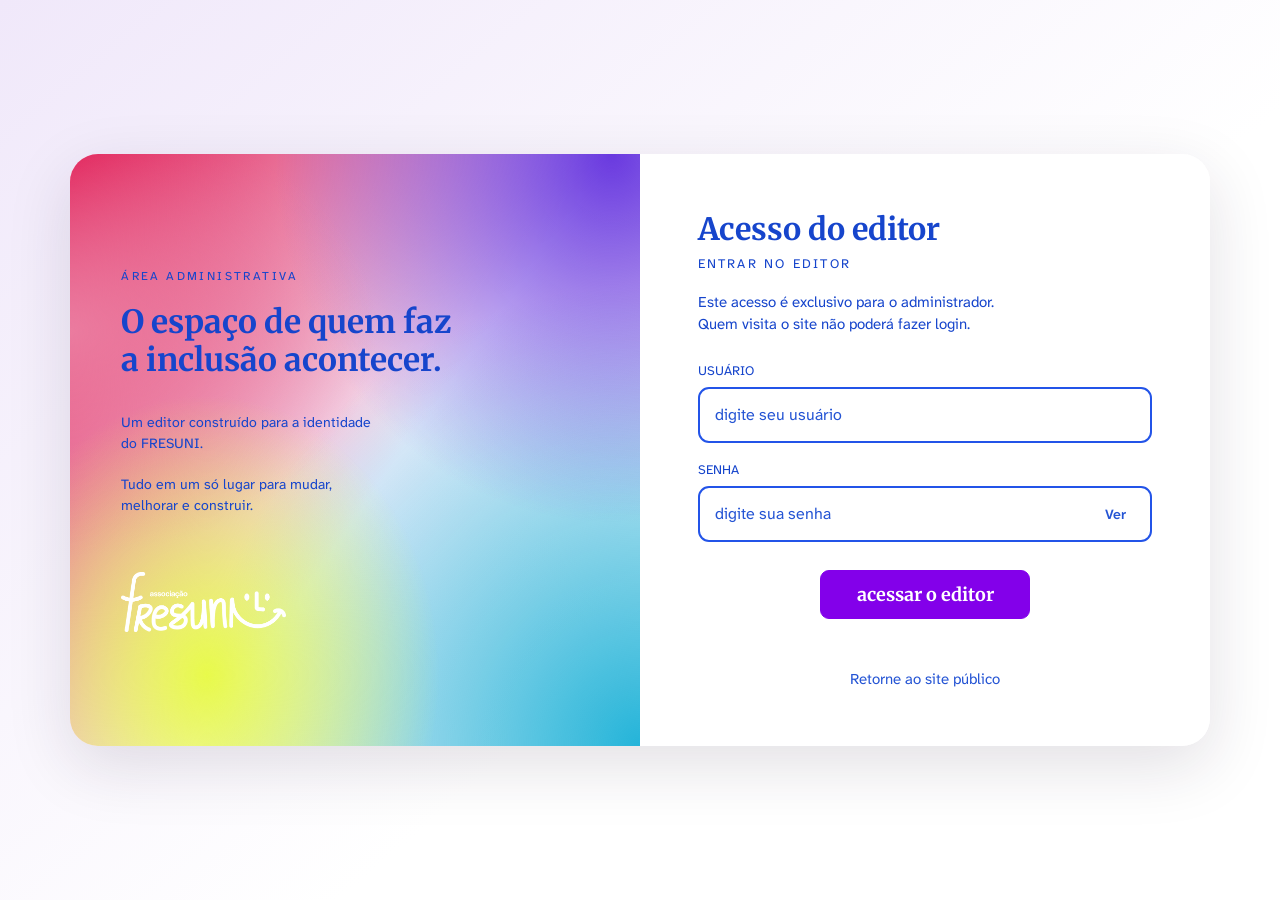
<file: admin/index.html>
<!doctype html>
<html lang="pt-BR">
<head>
<meta charset="utf-8"><meta name="viewport" content="width=device-width, initial-scale=1">
<meta name="robots" content="noindex,nofollow,noarchive"><meta name="color-scheme" content="light">
<title>Editor de conteúdo — FRESUNI Social</title>
<link rel="preconnect" href="https://fonts.googleapis.com"><link rel="preconnect" href="https://fonts.gstatic.com" crossorigin>
<link href="https://fonts.googleapis.com/css2?family=Atkinson+Hyperlegible+Next:ital,wght@0,200;0,300;0,400;0,500;0,600;0,700;0,800;1,200;1,300;1,400;1,500;1,600;1,700;1,800&amp;family=Merriweather:ital,wght@0,300..900;1,300..900&amp;display=swap" rel="stylesheet">
<link rel="stylesheet" href="./editor.css?v=20261105r1">
</head>
<body>
<div id="login-screen" class="login-screen">
 <div class="login-shell">
   <section class="login-art" aria-label="Identidade do FRESUNI"><span class="login-kicker">ÁREA ADMINISTRATIVA</span>
     <h1>O espaço de quem faz<br>a inclusão acontecer.</h1>
     <p>Um editor construído para a identidade<br>do FRESUNI.</p>
     <p>Tudo em um só lugar para mudar,<br>melhorar e construir.</p>
     <img class="login-art-bottom" src="[data-uri]" alt="Associação FRESUNI — símbolo branco">
   </section>
   <form id="login-form" class="login-card">
     <h2>Acesso do editor</h2>
     <span class="login-card-kicker">ENTRAR NO EDITOR</span>
     <p>Este acesso é exclusivo para o administrador.<br>Quem visita o site não poderá fazer login.</p>
     <label for="admin-user">USUÁRIO</label><input id="admin-user" name="username" autocomplete="username" required placeholder="digite seu usuário">
     <label for="admin-pass">SENHA</label><div class="pass-line"><input id="admin-pass" name="password" type="password" autocomplete="current-password" required placeholder="digite sua senha"><button id="show-pass" type="button" aria-label="Mostrar ou ocultar senha">Ver</button></div>
     <button type="submit" id="login-submit" class="primary full">acessar o editor</button>
     <p id="login-error" role="alert" class="error" aria-live="assertive"></p>
     <p class="login-help" id="setup-help" hidden>Configure o endereço do servidor em <code>admin/config.js</code>.</p>
     <a class="back-link" href="../index.html">Retorne ao site público</a>
   </form>
 </div>
</div>
<div id="app" hidden>
 <header class="topbar">
  <div class="topbrand"><img class="topbar-logo" src="./logo.png" alt=""><div><b>FRESUNI <span>Editor</span></b><small>Gerenciador do site</small></div></div>
  <div class="top-actions">
   <span id="save-state" role="status" aria-live="polite">Pronto</span><span id="autosave-state" class="autosave-status" role="status" aria-live="polite">◌ Rascunho automático preparado</span>
   <button class="btn" id="undo" title="Desfazer última alteração (Ctrl+Z)">↶ Desfazer</button>
   <button class="btn" id="redo" title="Refazer alteração (Ctrl+Y)">↷ Refazer</button>
   <button class="btn" id="draft-save" title="Salvar rascunho neste navegador">◉ Salvar rascunho</button>
   <button class="btn" id="restore-published" title="Descartar modificações e voltar ao último site publicado">↺ Restaurar publicado</button>
   <button class="btn" id="preview" aria-pressed="false">◉ Pré-visualizar</button>
   <button class="btn" id="backup">↓ Backup</button>
   <button class="btn" id="export">↓ Exportar HTML</button>
   <a class="btn fs-published-link" id="view-published-site" href="../index.html" target="_blank" rel="noopener noreferrer" title="Ver o site público em outra aba">↗ Ver site publicado</a><button class="primary" id="publish">Publicar alterações</button>
   <button class="icon-action" id="logout" title="Sair do editor" aria-label="Sair do editor">⏻</button>
  </div>
 </header>
 <div class="editor-layout">
  <aside class="pages-pane" aria-label="Gerenciador de páginas">
   <div class="pane-heading"><div><span class="eyebrow">ESTRUTURA</span><h2>Páginas</h2></div><button id="add-page" class="round-add" aria-label="Criar página" title="Criar página">+</button></div>
   <label class="search-pages"><span>⌕</span><input id="page-filter" placeholder="Buscar página" aria-label="Buscar páginas"></label>
   <div class="tree-help">▸ Abra os grupos para acessar notícias, artigos e subpáginas. Use <b>+ Subpágina</b> para criar dentro da página selecionada.</div><div class="pages-scroll"><div id="page-tree" class="page-tree" role="list"></div></div>
   <div class="page-actions"><button id="add-subpage" title="Criar subpágina da página selecionada">+ Subpágina</button><button id="duplicate-page">Duplicar</button><button id="delete-page">Excluir</button><button id="page-up">↑</button><button id="page-down">↓</button></div>
   <div class="left-footer"><span class="status-dot"></span> <span id="page-counter">19 páginas</span><a href="../index.html" target="_blank" rel="noopener">Abrir site ↗</a></div>
  </aside>
  <main class="workspace">
   <div class="workspace-top"><div><span class="eyebrow">EDITANDO PÁGINA</span><strong id="current-page-title">Início</strong><span class="crumb" id="current-route">#/</span></div><div class="viewport-controls"><button class="vbtn" id="fs-keyboard-mode" type="button" aria-pressed="false" aria-controls="fs-keyboard-shortcuts" title="Ativar navegação e organização com setas, Delete e Backspace">⌨ Mover com teclado</button><button class="vbtn active" id="fs-flow-toggle" type="button" aria-pressed="true" title="Arraste caixas pela alça para encaixá-las sem sobreposição">✥ Organizar caixas</button><button class="vbtn active" id="view-desktop" aria-pressed="true">▣ Computador</button><button class="vbtn" id="view-mobile" aria-pressed="false">▯ Celular</button></div></div>
   <div class="format-toolbar" role="toolbar" aria-label="Ferramentas para formatar texto"><label>Fonte<select id="font-family" title="Fonte"><option value="Atkinson Hyperlegible Next">Atkinson Hyperlegible Next</option><option value="Merriweather">Merriweather</option></select></label><label>Estilo<select id="text-preset" title="Tamanho e tipo do texto"><option value="custom">Personalizado</option><option value="heading-xl">Título grande</option><option value="heading-md">Título médio</option><option value="heading-sm">Título pequeno</option><option value="body-xl">Texto grande</option><option value="body-md">Texto médio</option><option value="body-sm">Texto pequeno</option></select></label>
   <label>Peso<select id="font-weight" title="Peso da fonte — opções reais do Google Fonts"><option value="400">Regular · 400</option></select></label><label>px<input id="font-size" type="number" min="10" max="144" value="16" title="Tamanho personalizado em pixels"></label><button data-format="bold" title="Negrito" aria-label="Negrito"><b>B</b></button><button data-format="italic" title="Itálico" aria-label="Itálico"><i>I</i></button><button data-format="underline" title="Sublinhado" aria-label="Sublinhado"><u>U</u></button><button data-format="strikeThrough" title="Tachado" aria-label="Tachado"><s>S</s></button><label class="color-wrapper" title="Cor do texto"><span>Cor</span><input id="text-color" type="color" value="#8300ea"></label><label title="Marca-texto"><span>Marca</span><input id="highlight-color" type="color" value="#fff59d" aria-label="Cor de destaque"></label><button data-format="insertOrderedList" title="Lista numerada" aria-label="Lista numerada">1.</button><button data-format="insertUnorderedList" title="Lista com marcadores" aria-label="Lista com marcadores">☷</button><button data-align="left" aria-label="Alinhar à esquerda">≡</button><button data-align="center" aria-label="Centralizar">☰</button><button data-align="right" aria-label="Alinhar à direita">≣</button><button id="make-link" title="Inserir link na seleção ou tornar o elemento clicável" aria-label="Inserir ou editar link">🔗 Link</button><button id="remove-link" title="Remover link do elemento selecionado" aria-label="Remover link">⊘</button><button id="add-emoji" title="Adicionar emoji no texto" aria-label="Adicionar emoji">☺</button><span class="toolbar-note">Selecione um texto para formatar</span></div>
   <div class="canvas-wrapper"><div class="canvas" id="canvas"><iframe id="site-frame" title="Área de edição visual do FRESUNI" sandbox="allow-scripts allow-same-origin allow-forms allow-popups"></iframe></div></div>
   <div id="publish-error" role="alert" class="publish-error" hidden><strong>Não foi possível publicar.</strong><p id="publish-error-message"></p><button id="copy-publish-error" type="button" class="btn">Copiar detalhes</button><button id="diagnose-publish" type="button" class="btn">Testar escrita sem publicar</button><p id="diagnose-publish-result" class="diagnose-result" aria-live="polite"></p><button id="dismiss-publish-error" type="button" class="btn">Fechar</button><small>O rascunho permanece salvo no navegador. Use Backup antes de tentar novamente.</small></div><div class="workspace-bottom"><span><span class="live-dot"></span> Rascunho automático neste navegador. Nada é publicado até clicar em Publicar.</span><div class="workspace-bottom-actions"><button id="move-selection-up" type="button">↑ Mover conteúdo</button><button id="move-selection-down" type="button">↓ Mover conteúdo</button><button id="move-selection-left" type="button">← Esquerda</button><button id="move-selection-right" type="button">→ Direita</button><button id="duplicate-selection" type="button">▣ Duplicar elemento</button><button id="selected-remove">Remover bloco selecionado</button></div></div>
  </main>
  <aside class="toolbox" aria-label="Ferramentas de edição">
    <div class="tabbar" role="tablist" aria-label="Seções do editor"><button class="active" role="tab" aria-selected="true" data-tab="insert">Inserir</button><button role="tab" aria-selected="false" data-tab="pages">Páginas</button><button role="tab" aria-selected="false" data-tab="theme">Temas</button><button role="tab" aria-selected="false" data-tab="structure">Cabeçalho e rodapé</button></div>
    <div class="toolbox-scroll">
      <div data-panel="insert" class="tab-panel"><div id="editor-release" class="editor-release"><strong>Editor FRESUNI · edição livre v2026.11.15</strong><small>Azul oficial #214ECF, animações institucionais e publicação protegida</small><div class="editor-quick-actions"><button id="quick-google-form" type="button">▦ Google Formulários</button><button id="quick-effects" type="button">✦ Animações e efeitos</button><button id="quick-save-draft" type="button">◉ Salvar agora</button></div></div>
        <p class="pane-intro">Clique em qualquer título, parágrafo ou link — inclusive na página inicial, cabeçalho e rodapé. Edite direto na prévia ou no campo “Editar texto selecionado” abaixo. Para remover, use “Apagar texto” ou “Excluir elemento”.</p>
        <div class="fs-insert-options"><label>Ao escolher um formato<select id="fs-insert-behavior"><option value="transform">Aplicar ao texto selecionado</option><option value="new">Criar novo elemento</option></select></label><label>Local para inserir novo<select id="fs-insert-position"><option value="after">Depois do selecionado</option><option value="before">Antes do selecionado</option><option value="top">No início da página</option><option value="bottom">No fim da página</option></select></label><p class="hint">Selecione um texto e clique em Citação, Título, Quadro ou Box: o formato será aplicado ao conteúdo atual. Para criar outro elemento, escolha Criar novo e o local desejado.</p></div><div class="insert-grid"><button data-insert="text"><span>▤</span>Caixa de texto</button><button data-insert="heading"><span>𝐓</span>Título</button><button data-insert="image"><span>▧</span>Imagem</button><button data-insert="gallery" type="button" title="Enviar e organizar diversas fotos"><span>▦</span>Galeria de fotos</button><button data-insert="banner" type="button" title="Adicionar um banner com imagem e link"><span>▰</span>Banner</button><button data-insert="button"><span>⊞</span>Botão</button><button data-insert="accordion"><span>▾</span>Grupo recolhível</button><button data-insert="more"><span>⋯</span>Leia mais</button><button data-insert="box"><span>▢</span>Quadro</button><button data-insert="info-box" title="Criar um box com texto, título, cores, bordas e dimensões editáveis"><span>▣</span>Box personalizado</button><button data-insert="circle"><span>◯</span>Círculo</button><button data-insert="pill"><span>▱</span>Etiqueta</button><button data-insert="divider"><span>─</span>Divisor</button><button data-insert="quote"><span>❞</span>Citação</button><button data-insert="embed"><span>⌘</span>Incorporar</button><button data-insert="google-forms" type="button" class="google-forms-tool" title="Adicionar formulário, abaixo-assinado ou pesquisa do Google Formulários"><span>▦</span>Google Formulários</button><button data-insert="list"><span>☷</span>Lista</button></div>
        <section id="home-quick-tools" class="home-quick-tools" aria-labelledby="home-quick-title">
          <h3 id="home-quick-title">+ Guias rápidos da página inicial</h3>
          <p class="hint">Adicione um link ou texto ao lado de CONHEÇA, NOTÍCIAS, ARTIGOS ou AÇÕES NAS COMUNIDADES ESCOLARES. Os itens se acomodam automaticamente na grade sem sobreposição.</p>
          <label>Seção<select id="home-quick-section"><option value="conheca">CONHEÇA</option><option value="noticias">NOTÍCIAS</option><option value="artigos">ARTIGOS</option><option value="palestras">AÇÕES NAS COMUNIDADES ESCOLARES</option></select></label>
          <label>Título ou texto<input id="home-quick-label" type="text" maxlength="240" placeholder="Ex.: Nova ação no FRESUNI"></label>
          <label>Vincular a<select id="home-quick-target"><option value="__plain">Somente texto, sem link</option><option value="__external">Outro endereço (URL)</option></select></label>
          <label id="home-quick-external-wrap" hidden>Endereço externo<input id="home-quick-external" type="url" placeholder="https://exemplo.com"></label>
          <button id="home-quick-add" class="primary full" type="button">+ Adicionar na grade</button>
          <p class="hint">Você pode duplicar, redimensionar ou mover os itens existentes com as setas ← →. O site só muda para os visitantes depois de publicar.</p>
        </section>

        <details id="fs-image-alt-manager" class="home-quick-tools fs-home-showcase-editor fs-alt-manager">
          <summary>♿ Acessibilidade das imagens <span class="fs-alt-summary-note">Revisar os textos alternativos</span></summary>
          <div class="fs-alt-panel-body">
            <p class="hint">Gerencie as imagens de todas as páginas, do cabeçalho e do rodapé. O texto alternativo é lido por tecnologias assistivas e não aparece sobre a imagem. As mudanças só vão ao público quando você clicar em Publicar.</p>
            <p class="hint" id="fs-alt-overview" role="status" aria-live="polite">Abra esta ferramenta para verificar as imagens existentes.</p>
            <label for="fs-alt-image-select">Qual imagem deseja revisar?</label>
            <select id="fs-alt-image-select" aria-describedby="fs-alt-overview"></select>
            <div class="fs-alt-image-preview"><img id="fs-alt-preview" alt="" loading="lazy" decoding="async"></div>
            <p class="hint" id="fs-alt-location">Selecione uma imagem para ver seu contexto.</p>
            <label for="fs-alt-kind">Função da imagem</label>
            <select id="fs-alt-kind">
              <option value="informative">Informativa — fotografia ou informação visual</option>
              <option value="text">Cartaz com texto — reproduzir a informação essencial</option>
              <option value="functional">Funcional — imagem que leva a uma ação ou página</option>
              <option value="decorative">Decorativa ou repetida — ignorar na leitura</option>
            </select>
            <label for="fs-alt-text">Texto alternativo</label>
            <textarea id="fs-alt-text" rows="3" maxlength="1000" placeholder="Descreva o que a pessoa precisa saber ao não ver a imagem."></textarea>
            <p class="hint" id="fs-alt-guidance">Evite começar por “Imagem de”. Diga o que importa no contexto, de forma objetiva.</p>
            <div class="fs-home-showcase-buttons">
              <button id="fs-alt-save" class="primary" type="button">Salvar descrição no rascunho</button>
              <button id="fs-alt-refresh" class="btn" type="button">Rever lista de imagens</button>
            </div>
            <p id="fs-alt-status" class="hint" role="status" aria-live="polite">As descrições podem ser modificadas sem substituir ou reenviar os arquivos.</p>
            <p class="hint">Orientação oficial: <a href="https://www.w3.org/WAI/tutorials/images/" target="_blank" rel="noopener noreferrer">Tutorial de imagens do W3C/WAI</a>. Gráficos complexos também precisam de uma explicação completa no conteúdo da página.</p>
          </div>
        </details>
        <section id="fs-carousel-timing-editor" class="home-quick-tools fs-home-showcase-editor fs-carousel-timing-editor" aria-labelledby="fs-carousel-timing-title">
          <h3 id="fs-carousel-timing-title">⏱ Tempo de leitura dos destaques</h3>
          <p class="hint">Defina quanto tempo cada banner fica visível. Para leitura acessível, recomendamos 15 a 20 segundos; textos longos podem precisar de 25 a 30 segundos. Os visitantes também podem solicitar mais tempo na Acessibilidade.</p>
          <label>Tempo padrão dos destaques (segundos)
            <input id="fs-carousel-default-duration" type="number" min="10" max="60" step="1" value="15" inputmode="numeric">
          </label>
          <button id="fs-carousel-default-save" type="button" class="btn">Salvar tempo padrão</button>
          <label>Qual destaque terá um tempo específico?
            <select id="fs-carousel-timing-select"><option value="acoes">1 · Ações</option></select>
          </label>
          <label>Tempo deste destaque (segundos)
            <input id="fs-carousel-timing-duration" type="number" min="10" max="60" step="1" placeholder="Usar tempo padrão" inputmode="numeric">
          </label>
          <p class="hint">Deixe o campo individual em branco para seguir o tempo padrão. Ajustes de 10 a 60 segundos. Não altera imagens, textos ou cores.</p>
          <div class="fs-home-showcase-buttons">
            <button id="fs-carousel-timing-save" type="button" class="primary">Salvar tempo deste destaque</button>
            <button id="fs-carousel-timing-reset" type="button" class="btn">Usar o tempo padrão</button>
          </div>
          <p id="fs-carousel-timing-status" class="hint" role="status" aria-live="polite">As alterações serão mantidas no rascunho até você publicar.</p>
        </section>
        <section id="fs-home-showcase-editor" class="home-quick-tools fs-home-showcase-editor" aria-labelledby="fs-home-showcase-title">
          <h3 id="fs-home-showcase-title">▧ Destaques visuais da página inicial</h3>
          <p class="hint">Edite os slides no formato de texto + imagem; a lista também inclui os novos slides. Aplicar aqui transforma um slide com banner inteiro novamente em texto + imagem.  As fotos originais são limitadas a 5 MB e comprimidas antes da publicação. Não é necessário alterar código.</p>
          <label>Qual destaque editar?<select id="fs-home-showcase-select"><option value="acoes">1 · Ações</option><option value="frentes">2 · Frentes</option><option value="escuta">3 · Escuta e acolhimento</option></select></label>
          <fieldset id="fs-home-showcase-appearance" class="fs-showcase-appearance">
            <legend>Aparência do slide — plano de fundo</legend>
            <label>Tipo de fundo
              <select id="fs-home-showcase-bg-mode">
                <option value="original">Original (azul institucional)</option>
                <option value="solid">Cor sólida</option>
                <option value="linear">Degradê linear</option>
                <option value="radial">Degradê radial</option>
              </select>
            </label>
            <div class="fs-showcase-color-grid" id="fs-home-showcase-color-controls" hidden>
              <label>Cor principal <input id="fs-home-showcase-bg-color-one" type="color" value="#214ecf"></label>
              <label>Cor hexadecimal <input id="fs-home-showcase-bg-hex-one" type="text" inputmode="text" maxlength="7" value="#214ECF" aria-label="Código hexadecimal da cor principal"></label>
            </div>
            <div class="fs-showcase-color-grid" id="fs-home-showcase-gradient-controls" hidden>
              <label>Segunda cor <input id="fs-home-showcase-bg-color-two" type="color" value="#642382"></label>
              <label>Código hexadecimal <input id="fs-home-showcase-bg-hex-two" type="text" maxlength="7" value="#642382" aria-label="Código hexadecimal da segunda cor"></label>
              <label id="fs-home-showcase-bg-angle-wrap">Ângulo do degradê (0°–360°)
                <input id="fs-home-showcase-bg-angle" type="number" min="0" max="360" step="1" value="110">
              </label>
            </div>
            <div id="fs-home-showcase-bg-preview" class="fs-showcase-bg-preview" aria-label="Prévia do plano de fundo"></div>
            <p class="hint">A opção Original mantém o visual já existente. Verifique se os textos continuam legíveis sobre as novas cores.</p>
          </fieldset>
          <label>Chamada curta<input id="fs-home-showcase-kicker" maxlength="100" placeholder="Ex.: Participação e inclusão"></label>
          <label>Título<input id="fs-home-showcase-headline" maxlength="120"></label>
          <label>Descrição<input id="fs-home-showcase-description" maxlength="300"></label>
          <label>Texto do botão<input id="fs-home-showcase-cta" maxlength="75"></label>
          <label>Tipo de destino<select id="fs-home-showcase-link-mode"><option value="internal">Página interna do FRESUNI</option><option value="external">Link externo (HTTPS)</option></select></label>
          <label id="fs-home-showcase-internal-wrap">Página interna de destino<select id="fs-home-showcase-internal" aria-label="Escolha qualquer página do FRESUNI"></select></label>
          <label id="fs-home-showcase-external-wrap" hidden>Endereço externo<input id="fs-home-showcase-external" type="url" inputmode="url" placeholder="https://exemplo.com"></label>
          <p class="hint">Todas as páginas existentes do site aparecem na lista, inclusive notícias, artigos, projetos e subpáginas.</p>
          <label>Descrição da imagem para leitores de tela<input id="fs-home-showcase-alt" maxlength="200"></label>
          <label>Substituir a imagem (JPG, PNG, WebP, até 5 MB)<input id="fs-home-showcase-file" type="file" accept="image/jpeg,image/png,image/webp"></label>
          <fieldset class="fs-showcase-appearance">
            <legend>Enquadramento da imagem do slide</legend>
            <label>Como a imagem deve se ajustar?
              <select id="fs-home-showcase-image-fit">
                <option value="original">Original (sem ajuste adicional)</option>
                <option value="contain">Mostrar a imagem inteira, sem corte</option>
                <option value="cover">Preencher a área, com corte proporcional</option>
              </select>
            </label>
            <div class="fs-showcase-position-grid">
              <label>Posição horizontal <input id="fs-home-showcase-image-x" type="range" min="0" max="100" step="5" value="50"><output id="fs-home-showcase-image-x-value">50%</output></label>
              <label>Posição vertical <input id="fs-home-showcase-image-y" type="range" min="0" max="100" step="5" value="50"><output id="fs-home-showcase-image-y-value">50%</output></label>
            </div>
            <p class="hint">“Mostrar inteira” não corta a foto. “Preencher” mantém a proporção e permite escolher qual região ficará visível. O quadriculado da prévia indica transparência; PNGs transparentes continuam sem fundo branco. Se uma imagem antiga ficou branca, envie novamente o PNG original.</p>
            <div id="fs-home-showcase-image-frame" class="fs-showcase-image-frame">
              <img id="fs-home-showcase-image" class="fs-home-showcase-preview" src="../admin/logo.png" alt="Prévia de enquadramento da imagem em destaque">
            </div>
          </fieldset>
          <div class="fs-home-showcase-buttons"><button id="fs-home-showcase-default" type="button" class="btn">Usar marca original</button><button id="fs-home-showcase-save" type="button" class="primary">Aplicar ao destaque</button></div>
          <p class="hint" id="fs-home-showcase-status" role="status" aria-live="polite">Selecione um destaque para editar. As mudanças só aparecem ao público depois de publicar.</p>
        </section>
        <section id="fs-carousel-banner-editor" class="home-quick-tools fs-home-showcase-editor fs-carousel-banner-editor" aria-labelledby="fs-carousel-banner-title">
          <h3 id="fs-carousel-banner-title">▧ Banners dentro do carrossel (3ª opção)</h3>
          <p class="hint">Transforme qualquer destaque atual em uma imagem inteira clicável, sem texto por cima. Os três destaques originais não serão apagados e podem voltar ao formato atual. Você também pode criar outros slides, organizar a ordem e manter os botões Anterior, Próximo e apresentação automática.</p>
          <label>Qual slide editar ou adicionar?
            <select id="fs-carousel-banner-choice"><option value="new">＋ Adicionar novo slide</option></select>
          </label>
          <label>Enviar banner JPG, PNG ou WebP (até 5 MB)
            <input id="fs-carousel-banner-file" type="file" accept="image/jpeg,image/png,image/webp">
          </label>
          <label>Ou usar endereço HTTPS de uma imagem hospedada
            <input id="fs-carousel-banner-image-url" type="url" inputmode="url" placeholder="https://exemplo.com/banner.webp">
          </label>
          <img id="fs-carousel-banner-preview" class="fs-carousel-banner-preview" alt="Prévia da imagem do slide" hidden>
          <label>Descrição acessível da imagem e do destino
            <input id="fs-carousel-banner-alt" maxlength="240" placeholder="Ex.: Conheça as ações da associação">
          </label>
          <p class="hint">Obrigatória: leitores de tela usarão essa descrição como identificação do banner. A imagem aparecerá inteira, sem recortes ou legendas sobrepostas.</p>
          <label>Tipo de link ao clicar no banner
            <select id="fs-carousel-banner-link-mode"><option value="internal">Página interna do FRESUNI</option><option value="external">Site externo HTTPS</option></select>
          </label>
          <label id="fs-carousel-banner-internal-wrap">Página interna de destino
            <select id="fs-carousel-banner-internal"></select>
          </label>
          <label id="fs-carousel-banner-external-wrap" hidden>Endereço externo
            <input id="fs-carousel-banner-external" type="url" inputmode="url" placeholder="https://exemplo.com">
          </label>
          <div class="fs-home-showcase-buttons fs-carousel-banner-buttons">
            <button id="fs-carousel-banner-save" class="primary" type="button">Adicionar slide com banner</button>
            <button id="fs-carousel-banner-restore" class="btn" type="button" hidden>Voltar para texto + imagem</button>
            <button id="fs-carousel-banner-remove" class="btn" type="button" hidden>Excluir slide adicionado</button>
            <button id="fs-carousel-banner-up" class="btn" type="button" hidden>↑ Subir</button>
            <button id="fs-carousel-banner-down" class="btn" type="button" hidden>↓ Descer</button>
          </div>
          <p id="fs-carousel-banner-status" class="hint" role="status" aria-live="polite">Selecione um dos três slides ou adicione outro. As alterações só aparecem no site público depois de publicar.</p>
        </section>
        <section id="fs-home-banner-editor" class="home-quick-tools fs-home-showcase-editor fs-home-banner-editor" aria-labelledby="fs-home-banner-title">
          <h3 id="fs-home-banner-title">▧ Banners inteiros em imagem</h3>
          <p class="hint">Adicione um banner independente logo abaixo dos destaques, usando somente a imagem, sem títulos ou textos sobre ela. A imagem inteira será exibida, inclusive no celular. Você pode criar vários, editar, reordenar ou excluir.</p>
          <label>Escolha o banner<select id="fs-home-banner-choice"><option value="new">＋ Criar um novo banner</option></select></label>
          <label>Imagem do banner (JPG, PNG ou WebP, até 5 MB)<input id="fs-home-banner-file" type="file" accept="image/jpeg,image/png,image/webp"></label>
          <img id="fs-home-banner-preview" class="fs-home-banner-preview" alt="Prévia do banner selecionado" hidden>
          <label>Descrição acessível da imagem e do destino<input id="fs-home-banner-alt" maxlength="240" placeholder="Ex.: Conheça o programa de inclusão nas escolas"></label>
          <p class="hint">Obrigatória: serve de nome ao link para quem utiliza leitor de tela. Descreva claramente o que a pessoa encontrará ao tocar no banner.</p>
          <label>Tipo de destino<select id="fs-home-banner-link-mode"><option value="internal">Página interna do FRESUNI</option><option value="external">Link externo (HTTPS)</option></select></label>
          <label id="fs-home-banner-internal-wrap">Página interna de destino<select id="fs-home-banner-internal"></select></label>
          <label id="fs-home-banner-external-wrap" hidden>Endereço externo<input id="fs-home-banner-external" type="url" inputmode="url" placeholder="https://exemplo.com"></label>
          <div class="fs-home-showcase-buttons">
            <button id="fs-home-banner-save" type="button" class="primary">Adicionar banner</button>
            <button id="fs-home-banner-delete" type="button" class="btn" hidden>Excluir banner</button>
            <button id="fs-home-banner-up" type="button" class="btn" hidden>↑ Subir</button>
            <button id="fs-home-banner-down" type="button" class="btn" hidden>↓ Descer</button>
          </div>
          <p class="hint" id="fs-home-banner-status" role="status" aria-live="polite">Envie uma imagem e escolha uma página interna ou endereço externo. Para colocar no ar, publique depois.</p>
        </section>
        <div class="sep"></div><section id="fs-date-editor" class="props-section" aria-label="Datas da página">
<h3>◷ Criação e atualização</h3><p class="hint">Você pode corrigir as datas manualmente. O horário é de Brasília; alterações só aparecem para visitantes depois de publicar.</p>
<div class="fields-2"><label>Criado em<input id="fs-date-created" type="datetime-local"></label><label>Última atualização<input id="fs-date-updated" type="datetime-local"></label></div>
<button type="button" id="fs-date-apply" class="btn full">Aplicar datas à página</button>
<button type="button" id="fs-date-reset" class="btn full">Retomar atualização automática</button>
<div class="fs-date-actions"><button type="button" id="fs-date-add" class="btn full">＋ Adicionar bloco de datas</button>
<button type="button" id="fs-date-remove" class="btn full">− Remover bloco desta página</button>
<button type="button" id="fs-date-restore" class="btn full">↶ Restaurar datas publicadas</button></div><small id="fs-date-status" role="status">Atualiza ao publicar modificações nesta página.</small></section><section id="fs-news-publication" class="props-section" hidden><h3>Publicação original da notícia</h3><p class="hint">O arquivo por ano é definido pela data original, e não pela última edição. Ao criar uma notícia nova, o mês atual é sugerido automaticamente.</p><label>Mês e ano de publicação <input id="fs-news-month" type="month"></label><small id="fs-news-month-status" role="status"></small></section><section id="fs-keyboard-shortcuts" class="fs-keyboard-shortcuts" aria-labelledby="fs-keyboard-heading">
 <h3 id="fs-keyboard-heading">⌨ Edição com o teclado</h3>
 <p>Selecione um elemento na prévia. Ative <b>Mover com teclado</b> e use as setas: ↑ e ↓ reorganizam caixas; ← e → ajustam a posição lateral ou a ordem dentro de grades. Segure Shift para um ajuste lateral maior.</p>
 <p><kbd>Alt</kbd> + <kbd>setas</kbd> também funciona sem ativar o modo, inclusive com o cursor em um texto. <kbd>Delete</kbd> ou <kbd>Backspace</kbd> exclui o bloco selecionado <b>apenas no modo teclado</b>, com confirmação. <kbd>Esc</kbd> sai da digitação para o modo de movimento, ou desmarca o elemento. <kbd>Ctrl</kbd> + <kbd>Z</kbd> desfaz, <kbd>Ctrl</kbd> + <kbd>Y</kbd> refaz e <kbd>Ctrl</kbd> + <kbd>S</kbd> salva o rascunho.</p>
 <p>Para editar letras, digite normalmente: as setas e Backspace continuam movendo o cursor e apagando caracteres. Blocos essenciais do site ficam protegidos contra exclusão acidental.</p>
 <p id="fs-keyboard-status" role="status" aria-live="polite">Modo teclado desligado. Clique em “Mover com teclado” para ativar.</p>
 </section>
        <section id="fs-element-actions" class="fs-element-actions" aria-labelledby="fs-element-actions-title">
          <h3 id="fs-element-actions-title">Editar e organizar elementos</h3>
          <p class="hint">Clique em um texto, imagem, link, logo ou caixa da prévia. Os botões movem ou alteram apenas o item selecionado; o conteúdo do site só muda depois de Publicar.</p>
          <div class="fs-element-actions-grid">
            <button type="button" id="fs-element-up" class="btn" title="Mover seleção uma posição acima" disabled>↑ Subir</button>
            <button type="button" id="fs-element-down" class="btn" title="Mover seleção uma posição abaixo" disabled>↓ Descer</button>
            <button type="button" id="fs-element-left" class="btn" title="Recuar ou mover para a esquerda" disabled>← Esquerda</button>
            <button type="button" id="fs-element-right" class="btn" title="Avançar ou mover para a direita" disabled>→ Direita</button>
            <button type="button" id="fs-element-parent" class="btn" title="Selecionar o bloco que contém este texto" disabled>▣ Selecionar caixa</button>
            <button type="button" id="fs-element-duplicate" class="btn" title="Duplicar este elemento" disabled>⧉ Duplicar</button>
            <button type="button" id="fs-element-delete" class="btn fs-element-delete" title="Excluir apenas o item selecionado, com confirmação" disabled>⌫ Excluir item</button>
          </div>
          <p class="hint" id="fs-element-actions-status" role="status" aria-live="polite">Selecione um item na prévia. As áreas essenciais do site ficam protegidas e Desfazer funciona antes da publicação.</p>
        </section>
        <div class="sep"></div><h3>Elemento selecionado</h3><p id="selection-name" class="selection-empty">Selecione um texto, uma imagem ou um bloco na página.</p>
        <p id="selection-instructions" class="hint">Clique em qualquer texto do site, inclusive em notícias, artigos, botões e rodapé. Depois use os controles de animação e disposição que aparecem aqui.</p><div id="selection-props" hidden><section id="fs-selected-media" class="fs-media-selected" hidden><h4 id="fs-selected-media-title">Galeria ou banner</h4><button type="button" id="fs-edit-selected-media" class="btn full">Editar imagens, legendas e opções</button></section><section id="selected-text-panel" class="selected-text-panel" hidden>
          <h4>Editar texto selecionado</h4>
          <p class="hint">Edite textos de qualquer página — início, notícias, artigos, ações, menus e rodapé. O rascunho é salvo automaticamente no navegador; para atualizar o site público, use Publicar alterações.</p>
          <label for="selected-text-content">Texto</label>
          <textarea id="selected-text-content" rows="5" spellcheck="true" placeholder="Escreva seu texto"></textarea>
          <p id="text-inspector-warning" class="hint" hidden>Este bloco contém formatação ou links internos. A substituição por texto simples removerá essa formatação; você será avisado antes.</p>
          <div class="selected-text-actions"><button class="btn" id="selected-text-apply" type="button">Aplicar texto</button><button class="btn" id="selected-text-clear" type="button">Apagar texto</button></div>
         </section>
        <section id="fs-text-own-color-panel" class="props-section fs-text-own-color-panel" hidden aria-label="Cor individual do texto selecionado">
          <h4>Cor individual deste texto</h4>
          <p class="hint">Escolha uma cor apenas para o título, parágrafo, legenda, botão ou texto selecionado. Outros elementos e as cores gerais do site não serão modificados. Para colorir só algumas palavras, selecione-as e use Cor na barra superior. Em seções expansíveis, clique diretamente no título para mudar sua cor; clique na seta para abrir ou fechar.</p>
          <div class="fs-text-color-fields">
            <label>Escolher cor <input id="fs-text-own-picker" type="color" value="#214ecf"></label>
            <label>Código hexadecimal <input id="fs-text-own-hex" type="text" inputmode="text" maxlength="7" value="#214ECF" placeholder="#214ECF"></label>
          </div>
          <div class="selected-text-actions">
            <button id="fs-text-own-apply" class="btn" type="button">Aplicar só neste texto</button>
            <button id="fs-text-own-reset" class="btn" type="button">Restaurar cor original</button>
          </div>
          <p class="hint" id="fs-text-own-status" role="status" aria-live="polite">Selecione um texto na prévia para personalizar sua cor.</p>
        </section>
        <div class="link-editor-card"><h4>Links do elemento</h4><p class="hint">Selecione uma palavra, título, imagem ou forma para criar um link interno ou externo.</p><button class="btn full" type="button" id="element-add-link">🔗 Vincular página ou endereço</button><button class="btn full" type="button" id="element-remove-link">Remover link</button><label>Link atual (somente leitura)<input id="element-url" placeholder="Nenhum link" readonly></label></div><label>Texto alternativo (imagens) <input id="element-alt" placeholder="Descreva a imagem"></label><label>Cor de fundo <input id="background-color" type="color" value="#ffffff"></label>
        <div class="props-section"><h4>Dimensões e disposição</h4><div class="fields-2"><label>Largura (%)<input id="element-width" type="number" min="10" max="100" value="100" step="1"></label><label>Altura mínima (px)<input id="element-height" type="number" min="0" max="1800" value="0" step="5"></label></div>
         <p class="hint"><b>Redimensionamento livre:</b> selecione um texto e arraste a alça roxa no canto inferior direito. A altura se ajusta ao conteúdo; outros blocos são empurrados para baixo, sem sobreposição.</p><label class="dimension-reset"><button id="reset-dimensions" type="button" class="btn">Restaurar tamanho automático</button></label></div>
        <div class="props-section" id="fresuni-layout-advanced"><h4>✥ Grade, posição e tipografia</h4>
<p class="hint">Ajuste o elemento dentro do espaço disponível. A grade se reorganiza e os blocos vizinhos acompanham, sem sobreposição ou posicionamento absoluto.</p>
<div class="fields-2">
<label>Largura máxima (px)<input id="fs-max-width" type="number" min="0" max="1800" step="10" value="0" title="0 = automática"></label>
<label>Posição horizontal<select id="fs-h-align"><option value="auto">Automática</option><option value="start">Esquerda</option><option value="center">Centro</option><option value="end">Direita</option></select></label>
<label>Encaixe vertical<select id="fs-v-align"><option value="auto">Automático</option><option value="start">Topo</option><option value="center">Centro</option><option value="end">Base</option><option value="stretch">Esticar</option></select></label>
<label>Colunas na grade<select id="fs-grid-span"><option value="auto">Automático</option><option value="1">1 coluna</option><option value="2">2 colunas</option><option value="full">Toda a linha</option></select></label>
<label>Margem acima (px)<input id="fs-margin-top" type="number" min="0" max="250" step="2" value="0"></label>
<label>Margem abaixo (px)<input id="fs-margin-bottom" type="number" min="0" max="250" step="2" value="0"></label>
<label>Espaço interno (px)<input id="fs-padding" type="number" min="0" max="120" step="2" value="0"></label>
<label>Entrelinhas<select id="fs-line-height"><option value="auto">Automática</option><option value="1">Compacta · 1</option><option value="1.25">1,25</option><option value="1.5">1,5</option><option value="1.75">1,75</option><option value="2">Espaçada · 2</option></select></label>
<label>Espaço entre letras (px)<input id="fs-letter-spacing" type="number" min="-2" max="12" step=".25" value="0"></label>
<label>Alinhar texto<select id="fs-text-align"><option value="auto">Automático</option><option value="left">Esquerda</option><option value="center">Centralizado</option><option value="right">Direita</option><option value="justify">Justificado</option></select></label>
<label>Formato do texto<select id="fs-text-transform"><option value="none">Original</option><option value="uppercase">MAIÚSCULAS</option><option value="lowercase">minúsculas</option><option value="capitalize">Iniciais Maiúsculas</option></select></label>
</div><p id="fs-grid-hint" class="hint">Para ocupar mais colunas, selecione um item dentro de uma grade de cartões ou links.</p>
<button type="button" class="btn full" id="fs-select-grid-item">Selecionar o cartão ou caixa inteira</button>
<p class="hint">Para arrastar: ative <b>Organizar caixas</b>, selecione o elemento no site e arraste pela alça ✥. Uma grade aparece na área de encaixe; as caixas vizinhas se reorganizam.</p>
<label>Largura da caixa na grade (2 a 12 colunas)<input id="fs-flow-span" type="range" min="2" max="12" step="1" value="6" disabled></label>
<small id="fs-flow-span-label">Arraste uma caixa para ativar o ajuste de colunas.</small>
<button class="btn full" type="button" id="fs-flow-equalize">Distribuir caixas desta grade igualmente</button>
<div class="fs-flow-edge-actions"><button class="btn full" type="button" id="fs-move-page-top">↑ Mover seleção para o início da página</button>
<button class="btn full" type="button" id="fs-move-page-bottom">↓ Mover seleção para o fim da página</button></div>
<p class="hint">Arraste pela alça <b>✥ Arrastar</b>. A linha roxa marca o encaixe. Solte na lateral de outra caixa para colocá-las lado a lado; em cima ou embaixo para reorganizar a leitura. Arraste próximo da borda para rolar a página. <b>Segure Shift</b> para posicionar no contêiner externo.</p>
<section class="fs-place-by-click">
<h5>Reposicionar sem arrastar</h5>
<p class="hint">Selecione um box ou texto, escolha a posição e clique no elemento que servirá como referência na página.</p>
<label>Colocar a caixa<select id="fs-place-choice"><option value="below">Abaixo do elemento clicado</option><option value="above">Acima do elemento clicado</option><option value="right">Ao lado direito do elemento clicado</option><option value="left">Ao lado esquerdo do elemento clicado</option></select></label>
<div class="fs-place-controls"><button type="button" id="fs-place-start" class="btn full">◎ Escolher local na página</button><button type="button" id="fs-place-cancel" class="btn full" hidden>Cancelar escolha</button></div>
<small id="fs-place-status" role="status"></small>
</section>
<button type="button" class="btn full" id="fs-layout-reset">Restaurar ajustes de grade e texto</button>
</div><div class="props-section" id="fs-info-box-controls" hidden>
<h4>▣ Box personalizado</h4>
<p class="hint">Edite o título e o texto clicando neles. Selecione a caixa inteira para mudar largura, altura ou mover pela grade.</p>
<button type="button" id="fs-info-box-select" class="btn full">Selecionar box inteiro</button>
<label>Visual do box<select id="fs-info-box-theme"><option value="soft">Suave e lilás</option><option value="outline">Borda destacada</option><option value="accent">Destaque lateral</option><option value="minimal">Discreto</option></select></label>
<div class="fields-2"><label>Fundo <input id="fs-info-box-background" type="color" value="#faf6ff"></label><label>Cor da borda <input id="fs-info-box-border" type="color" value="#c8a5e8"></label><label>Cantos arredondados (px)<input id="fs-info-box-radius" type="number" min="0" max="60" step="2" value="14"></label><label>Espaçamento interno (px)<input id="fs-info-box-padding" type="number" min="4" max="100" step="2" value="24"></label></div>
</div><div class="props-section"><h4>Forma e efeitos</h4><label>Forma <select id="shape-kind"><option value="box">Retângulo</option><option value="rounded">Arredondado</option><option value="pill">Pílula</option><option value="circle">Círculo</option></select></label><label>Arredondamento (px)<input id="corner-radius" type="number" min="0" max="160" value="0"></label><label>Cor da borda <input id="border-color" type="color" value="#8300ea"></label><label>Espessura borda (px)<input id="border-size" type="number" min="0" max="20" value="0"></label><label>Animação ao entrar na tela <select id="block-motion"><option value="none">Sem animação</option><option value="fade">Aparecer suavemente</option><option value="slide">Deslizar para cima</option><option value="zoom">Aproximar suavemente</option><option value="left">Entrar pela esquerda</option><option value="right">Entrar pela direita</option><option value="blur">Foco gradual</option><option value="pop">Surgir com destaque</option></select></label><label>Tempo da animação (ms)<input id="motion-time" type="number" min="100" max="2400" value="650" step="50"></label></div><div class="props-section" id="fs-motion-advanced">
<h4>✦ Movimento e interatividade</h4>
<p class="hint">Os efeitos ao entrar são executados quando o visitante vê o elemento. Clique, relevo e contagem animada funcionam no site publicado.</p>
<div class="fields-2">
<label>Efeito ao passar o mouse<select id="fs-hover"><option value="none">Nenhum</option><option value="lift">Relevo / elevar</option><option value="glow">Brilho discreto</option><option value="grow">Ampliar levemente</option></select></label>
<label>Efeito ao clicar<select id="fs-click"><option value="none">Nenhum</option><option value="press">Pressionar</option><option value="pulse">Pulso suave</option></select></label>
</div>
<div class="fs-counter-editor"><h4>Contador animado · 0 até o número</h4>
<p class="hint">Para percentuais, selecione o texto numérico e defina, por exemplo, 75 e o sufixo %. A contagem começa quando entra na tela.</p>
<div class="fields-2">
<label>Valor final<input id="fs-counter-target" type="number" min="0" max="1000000" step="1" value="75"></label>
<label>Sufixo<input id="fs-counter-suffix" maxlength="12" value="%" placeholder="% ou +"></label>
</div>
<div class="fs-effect-actions"><button class="btn" type="button" id="fs-counter-apply">Ativar contador</button><button class="btn" type="button" id="fs-counter-remove">Remover contador</button></div>
</div>
<div class="fs-effect-actions"><button type="button" class="btn" id="fs-motion-preview">▶ Prévia da animação</button><button type="button" class="btn" id="fs-motion-reset">Remover efeitos</button></div>
</div><div class="prop-buttons"><button id="move-block-up">↑ Subir</button><button id="move-block-down">↓ Descer</button><button id="move-block-left" type="button">← Esquerda</button><button id="move-block-right" type="button">→ Direita</button><button id="duplicate-block" type="button" class="duplicate-prominent">▣ Duplicar elemento</button></div></div>
      </div>
      <div data-panel="pages" class="tab-panel" hidden>
         <p class="pane-intro">Organize a navegação. Páginas e textos existentes são preservados até você alterar ou excluir.</p>
         <h3>Configurações da página</h3><label>Nome da página<input id="page-title" placeholder="Título da página"></label><label>Grupo do menu<select id="page-group"><option value="inicio">Início</option><option value="manifesto">Manifesto</option><option value="acoes">Ações</option><option value="noticias">Notícias</option><option value="artigos">Artigos</option><option value="principal">Menu principal</option><option value="oculto">Não mostrar no menu</option></select></label><label>Página-mãe (organização das subpáginas)<select id="page-parent"><option value="/">Início (sem página-mãe)</option></select></label>
<p class="hint" id="page-parent-hint">Escolha outra página para colocar a atual dentro de sua estrutura, sem alterar o endereço.</p>
<label>Posição no menu de navegação<select id="page-nav-mode">
<option value="auto">Manter a posição original</option>
<option value="root">Item independente no menu principal</option>
<option value="child">Submenu da página-mãe</option>
<option value="hidden">Não exibir no menu</option>
</select></label>
<label class="check-label"><input id="page-show" type="checkbox" checked> Exibir na navegação</label><p class="hint">Para mover uma página existente: escolha a Página-mãe e selecione Submenu da página-mãe. Para deixá-la independente, escolha Item independente no menu principal.</p><p class="hint">A ordem é alterada com as setas na coluna Páginas. Notícias e artigos podem ser criados nos grupos correspondentes. O endereço original é mantido para não quebrar links.</p>
         <div id="featured-article-controls" class="featured-controls" hidden><h3>Destacar na página inicial</h3><p class="hint">Mostre esta notícia ou artigo na seção correspondente da página inicial, criando um link para a matéria.</p><button id="feature-on-home" class="btn full" type="button">★ Destacar na página inicial</button><button id="unfeature-on-home" class="btn full" type="button">Retirar destaque</button></div><div class="sep"></div><h3>Nova página</h3><button id="add-page-secondary" class="btn full">+ Adicionar página</button>
      </div>
      <div data-panel="structure" class="tab-panel" hidden>
        <p class="pane-intro">Edite as áreas compartilhadas por todas as páginas. Clique também diretamente no cabeçalho ou no rodapé da prévia para formatar textos e imagens.</p>
        <div class="shared-switches"><button id="edit-site-header" class="btn" type="button">↑ Ir ao cabeçalho</button><button id="edit-site-footer" class="btn" type="button">↓ Ir ao rodapé</button></div>
        <div class="sep"></div><h3>Cabeçalho</h3>
        <label>Cor de fundo <input id="structure-header-bg" type="color" value="#ffffff"></label>
        <label>Cor dos links <input id="structure-header-text" type="color" value="#161616"></label>
        <label>Espaçamento vertical (px) <input id="structure-header-padding" type="number" min="0" max="120" value="12"></label>
        <label>Largura da marca (px) <input id="structure-header-logo-width" type="number" min="30" max="500" value="125"></label>
        <button class="btn full" id="change-header-logo" type="button">Trocar logotipo do cabeçalho</button>
        <div class="sep"></div><h3>Links do menu</h3>
        <p class="hint">Renomeie destinos e reorganize links. Os submenus existentes continuam funcionando. Use uma página interna (ex.: #/noticias) ou uma URL completa.</p>
        <div id="structure-menu-links" class="structure-links"></div>
<section class="fs-menu-page-panel"><h4>Páginas no menu principal</h4><p class="hint">Escolha uma página já existente para mostrá-la ou retirá-la do menu, sem excluir seu conteúdo.</p>
<label>Página do site<select id="fs-main-menu-page"><option value="">Escolher página</option></select></label>
<div class="fs-menu-page-actions"><button id="fs-main-menu-add" type="button" class="btn">＋ Adicionar ao menu</button><button id="fs-main-menu-remove" type="button" class="btn">− Retirar do menu</button></div>
<small id="fs-main-menu-status" role="status"></small></section>
        <label>Adicionar link em <select id="structure-menu-place"><option value="main">Menu principal</option><option value="sub-inicio">Submenu Início</option><option value="sub-manifesto">Submenu Manifesto</option><option value="sub-acoes">Submenu Ações (atalhos)</option></select></label>
        <label>Nome do novo link <input id="structure-menu-label" placeholder="Ex.: Projetos"></label>
        <label>Destino <input id="structure-menu-href" placeholder="#/acoes ou https://"></label>
        <button class="btn full" id="structure-menu-add" type="button">+ Adicionar link ao menu</button>
        <section id="fs-brand-logo-panel" class="props-section fs-brand-logo-panel" aria-labelledby="fs-brand-logo-title">
          <h3 id="fs-brand-logo-title">Logomarca por área</h3>
          <p class="hint">Controle separadamente a marca do cabeçalho, do menu de navegação e do rodapé. Você pode adicionar, substituir, remover, reposicionar e ajustar o tamanho. A proporção original será preservada em qualquer tela.</p>
          <label>Local da marca<select id="fs-brand-logo-area">
            <option value="header">Cabeçalho (marca principal)</option>
            <option value="menu">Menu de navegação</option>
            <option value="footer">Rodapé</option>
          </select></label>
          <img id="fs-brand-logo-preview" class="fs-brand-logo-preview" alt="Prévia da logomarca selecionada" hidden>
          <label>Posição no local<select id="fs-brand-logo-position"></select></label>
          <label>Largura máxima da marca (px)<input id="fs-brand-logo-width" type="number" min="40" max="260" step="5" value="125"></label>
          <label>Descrição da imagem<input id="fs-brand-logo-alt" type="text" maxlength="160" value="FRESUNI Social"></label>
          <label>Fundo atrás da logomarca<select id="fs-brand-logo-background"><option value="transparent">Sem fundo (transparente)</option><option value="custom">Com cor personalizada</option></select></label>
          <label id="fs-brand-logo-background-color-wrap" hidden>Cor de fundo<input id="fs-brand-logo-background-color" type="color" value="#ffffff"></label>
          <p class="hint">Esta opção remove a caixa branca criada pelo site. Se o branco fizer parte da própria imagem, envie uma versão PNG transparente.</p>
          <div class="fs-brand-logo-actions">
            <button id="fs-brand-logo-upload" type="button" class="btn">Adicionar ou trocar imagem</button>
            <button id="fs-brand-logo-original" type="button" class="btn">Usar marca institucional</button>
            <button id="fs-brand-logo-remove" type="button" class="btn">Remover desta área</button>
          </div>
          <p class="hint" id="fs-brand-logo-status" role="status" aria-live="polite">Escolha um local para editar a logomarca sem afetar as outras áreas.</p>
        </section>
        <div class="sep"></div><h3>Rodapé</h3>
        <label>Cor de fundo <input id="structure-footer-bg" type="color" value="#ffffff"></label>
        <label>Cor dos textos e links <input id="structure-footer-text" type="color" value="#000000"></label>
        <label>Espaçamento vertical (px) <input id="structure-footer-padding" type="number" min="0" max="180" value="32"></label>
        <label>Largura da marca (px) <input id="structure-footer-logo-width" type="number" min="30" max="500" value="125"></label>
        <button class="btn full" id="change-footer-logo" type="button">Trocar logotipo do rodapé</button>
        <label>Mensagem institucional <textarea id="structure-footer-message" rows="4" placeholder="Mensagem do rodapé"></textarea></label>
        <label>Texto de encerramento <textarea id="structure-footer-legal" rows="3" placeholder="Texto no fim do site"></textarea></label>
        <h3>Links do rodapé</h3><div id="structure-footer-links" class="structure-links"></div>
        <label>Nome do novo link <input id="structure-footer-label" placeholder="Ex.: Instagram"></label>
        <label>Destino <input id="structure-footer-href" placeholder="#/filiacao ou https://"></label>
        <button class="btn full" id="structure-footer-add" type="button">+ Adicionar link ao rodapé</button>
        <div class="sep"></div><h3>Mais conteúdo</h3>
        <button class="btn full" id="structure-header-text-add" type="button">+ Texto abaixo do menu</button>
        <button class="btn full" id="structure-footer-text-add" type="button">+ Parágrafo no rodapé</button>
        <p class="hint">Todas as alterações são rascunhos. O site só muda para os visitantes quando você clicar em <b>Publicar alterações</b>. O histórico Desfazer/Refazer também funciona aqui.</p>
      </div>
      <div data-panel="theme" class="tab-panel" hidden>
         <p class="pane-intro">Personalize o visual sem perder a identidade do FRESUNI.</p><h3>Identidade</h3><label>Cor principal <input type="color" id="theme-primary" value="#214ECF"></label><label>Cor do texto <input type="color" id="theme-text" value="#000000"></label><label>Fundo do site <input type="color" id="theme-bg" value="#ffffff"></label><label>Fonte dos textos<select id="theme-font"><option value="Atkinson Hyperlegible Next">Atkinson Hyperlegible Next</option><option value="Merriweather">Merriweather</option><option value="Arial">Arial</option></select></label><p class="hint">As mudanças de tema afetam todas as páginas. Alto contraste e modo escuro continuam disponíveis aos visitantes.</p><button id="reset-theme" class="btn full">Restaurar cores oficiais</button>
      </div>
    </div>
  </aside>
 </div>
 <div class="toast" id="toast" role="status" aria-live="polite"></div>
 
<dialog id="fs-gallery-dialog" class="modal fs-media-dialog" aria-labelledby="fs-gallery-heading">
 <form id="fs-gallery-form">
  <h2 id="fs-gallery-heading">Galeria de fotos</h2>
  <p class="hint">Envie até 12 fotos por galeria. JPG, PNG ou WebP de até 5 MB por imagem. O editor comprime cada foto para até 200 KB antes de inseri-la.</p>
  <label>Título da galeria <input id="fs-gallery-title" type="text" maxlength="110" placeholder="Momentos do FRESUNI"></label>
  <label>Adicionar fotografias <input id="fs-gallery-files" type="file" accept="image/jpeg,image/png,image/webp" multiple></label>
  <p class="hint">As fotos ficam dentro da página; use legendas e descrições para acessibilidade. Clique em ↑ ou ↓ para organizar. O limite total do HTML publicado é de 6 MB.</p>
  <p id="fs-gallery-status" role="status" aria-live="polite" class="fs-media-status"></p>
  <div id="fs-gallery-items" class="fs-gallery-items" aria-label="Fotografias adicionadas"></div>
  <div class="modal-actions"><button type="button" id="fs-gallery-cancel" class="btn">Cancelar</button><button type="submit" class="primary" id="fs-gallery-save">Inserir galeria</button></div>
 </form>
</dialog>
<dialog id="fs-banner-dialog" class="modal fs-media-dialog" aria-labelledby="fs-banner-heading">
 <form id="fs-banner-form">
  <h2 id="fs-banner-heading">Banner do site</h2>
  <p class="hint">Imagem JPG, PNG ou WebP de até 5 MB. A compactação reduz para até 300 KB. O banner se ajusta a computadores e celulares.</p>
  <label>Selecionar imagem <input id="fs-banner-file" type="file" accept="image/jpeg,image/png,image/webp"></label>
  <img id="fs-banner-preview" class="fs-banner-preview" alt="Prévia do banner" hidden>
  <label>Descrição acessível da imagem <input id="fs-banner-alt" maxlength="180" placeholder="Descreva o que aparece na imagem"></label>
  <label>Título do banner (opcional) <input id="fs-banner-title" maxlength="110" placeholder="Nossa luta por inclusão"></label>
  <label>Texto de apoio (opcional) <textarea id="fs-banner-description" rows="2" maxlength="300" placeholder="Mensagem curta sobre o banner"></textarea></label>
  <label>Link do banner (opcional) <input id="fs-banner-link" inputmode="url" placeholder="#/filiacao ou https://..."></label>
  <label>Proporção do banner <select id="fs-banner-ratio"><option value="wide">Panorâmico</option><option value="standard">Padrão (16:9)</option></select></label>
  <p id="fs-banner-status" role="status" aria-live="polite" class="fs-media-status"></p>
  <div class="modal-actions"><button type="button" id="fs-banner-cancel" class="btn">Cancelar</button><button type="submit" class="primary" id="fs-banner-save">Inserir banner</button></div>
 </form>
</dialog>
<dialog id="google-forms-dialog" class="modal google-forms-dialog" aria-labelledby="google-forms-heading">
  <form id="google-forms-form">
   <div class="google-forms-dialog-header"><span aria-hidden="true">▦</span><div><h2 id="google-forms-heading">Integrar Google Formulários</h2><p class="hint">Inclua inscrições, pesquisas, abaixo-assinados e sugestões na página selecionada do FRESUNI.</p></div></div>
   <label for="google-forms-url">Link público ou código de incorporação do Google Formulários</label>
   <textarea id="google-forms-url" rows="3" required spellcheck="false" placeholder="https://docs.google.com/forms/d/e/.../viewform ou &lt;iframe src=...&gt;"></textarea>
   <p class="hint">No Google Formulários, use <strong>Enviar / Publicar → Incorporar (&lt;&gt;)</strong> e copie o código, ou cole o link direto do formulário.</p>
   <label for="google-forms-title">Título para identificar o formulário</label>
   <input id="google-forms-title" type="text" maxlength="120" value="Formulário do FRESUNI" placeholder="Ex.: Envie sua sugestão">
   <label for="google-forms-mode">Como mostrar no site</label>
   <select id="google-forms-mode"><option value="embed">Incorporado na página (recomendado)</option><option value="link">Botão para abrir o formulário</option></select>
   <div id="google-forms-height-wrap">
    <label for="google-forms-height">Altura do formulário (px)</label>
    <input id="google-forms-height" type="number" min="350" max="2600" step="50" value="800">
    <p class="hint">A largura se adapta ao computador e celular. Ajuste a altura se o formulário tiver muitas perguntas.</p>
   </div>
   <p id="google-forms-warning" class="google-forms-warning" role="alert" hidden></p>
   <div class="modal-actions"><button class="btn" type="button" id="google-forms-cancel">Cancelar</button><button class="primary" id="google-forms-submit" type="submit">Integrar à página</button></div>
  </form>
 </dialog>
 <dialog id="link-dialog" class="modal link-dialog" aria-labelledby="link-dialog-heading">
 <form id="link-form"><h2 id="link-dialog-heading">Inserir ou editar link</h2>
  <p id="link-context" class="hint">Escolha uma página do FRESUNI ou cole um endereço externo.</p>
  <div class="link-tabs" role="group" aria-label="Tipo de link"><button type="button" id="link-tab-internal" class="active" aria-pressed="true">Página do FRESUNI</button><button type="button" id="link-tab-external" aria-pressed="false">Endereço externo</button></div>
  <label id="link-internal-wrap">Página de destino<select id="link-internal-page"></select></label>
  <label id="link-external-wrap" hidden>Endereço (https://, e-mail ou telefone)<input id="link-external-url" type="text" inputmode="url" placeholder="https://exemplo.com" autocomplete="off"></label>
  <label>Texto do link (opcional)<input id="link-label" placeholder="Manter texto atual"></label>
  <label class="check-label"><input id="link-new-tab" type="checkbox"> Abrir em nova aba (recomendado para outros sites)</label>
  <p class="hint">Links internos usam o endereço da página, por exemplo <code>#/noticias/minha-noticia</code>. Não alteram a página até você clicar em <b>Publicar</b>.</p>
  <p class="error" id="link-error" role="alert" aria-live="polite"></p>
  <div class="modal-actions"><button id="cancel-link" type="button" class="btn">Cancelar</button><button class="primary" type="submit">Aplicar link</button></div>
 </form></dialog>
 <dialog id="new-page-dialog" class="modal"><form id="new-page-form"><h2>Nova página ou subpágina</h2><p>Escolha a página-mãe. A nova página ficará dentro dela, como uma notícia dentro de Notícias.</p>
 <label>Título da página<input id="new-page-title" required maxlength="110" placeholder="Ex.: A inclusão começa com a escuta"></label>
 <label>Página-mãe<select id="new-page-parent" required></select></label>
 <label>Categoria<select id="new-page-group"><option value="inicio">Início</option><option value="noticias">Notícias</option><option value="artigos">Artigos</option><option value="acoes">Ações</option><option value="manifesto">Manifesto</option><option value="principal">Institucional</option><option value="oculto">Fora do menu</option></select></label>
 <label class="check-label"><input id="new-page-main-menu" type="checkbox"> Exibir como item independente no menu principal</label><p class="hint">Você pode criar páginas independentes ou ligadas a qualquer página existente. Também é possível reorganizar depois em Páginas → Configurações da página.</p>
<label>Endereço amigável (não mude após publicar links)<input id="new-page-slug" pattern="[a-z0-9-]+" placeholder="nome-da-pagina" required></label>
 <p class="hint">Exemplo: Notícias → Nova notícia → <code>#/noticias/nova-noticia</code>. Subpáginas podem ter suas próprias subpáginas.</p>
 <div class="modal-actions"><button type="button" class="btn" id="cancel-new">Cancelar</button><button class="primary" type="submit">Criar página</button></div>
 </form></dialog>
 <input id="upload-image" type="file" accept="image/jpeg,image/png,image/webp,image/gif" hidden><input id="upload-shared-logo" type="file" accept="image/png,image/jpeg,image/webp" hidden>
</div>
<script src="./config.js?v=20261103r21"></script><script src="./editor.js?v=20261105r1" defer></script><script src="./flow-editor.js?v=20261104r2" defer></script>
</body></html>
</file>
<file: admin/editor.css>
:root{font-family:Atkinson Hyperlegible Next,Arial,sans-serif;color:#24212a;background:#f6f6f8;font-size:14px;--purple:#8300ea;--ink:#25212c;--border:#e5e3e8;--subtle:#77707e;--surface:#fff;--hover:#f5ecff}
*{box-sizing:border-box}body{margin:0}button,input,select{font:inherit}button{cursor:pointer}a{color:inherit}button:focus-visible,input:focus-visible,select:focus-visible,a:focus-visible{outline:3px solid #8300ea;outline-offset:2px}button:disabled{cursor:not-allowed;opacity:.5}
[hidden]{display:none!important}.login-screen{min-height:100vh;display:grid;place-items:center;padding:24px;background:linear-gradient(135deg,#eee5fb,#f9f9fc 55%)}.login-shell{display:grid;grid-template-columns:1fr 430px;max-width:1030px;min-height:550px;width:100%;background:#fff;overflow:hidden;border-radius:24px;box-shadow:0 30px 90px #2c14452a}.login-art{padding:65px;display:flex;flex-direction:column;justify-content:center;color:#fff;background:radial-gradient(circle at 100% 5%,#e6fe21 0 5%,transparent 6%),radial-gradient(circle at 10% 93%,#80f0d2 0 4%,transparent 5%),linear-gradient(145deg,#4c00ae,#8300ea 62%,#ae24f5)}.login-art h1{font:700 38px/1.32 Merriweather,Georgia,serif;max-width:430px}.login-art p{line-height:1.75;font-size:15px;max-width:350px}.login-kicker,.login-art-bottom{letter-spacing:.18em;font-weight:700;font-size:11px}.login-art-bottom{margin-top:auto}.login-card{display:flex;flex-direction:column;justify-content:center;padding:48px}.login-mark,.logo-box{background:#8a00ef;color:#fff;font-weight:700;display:grid;place-items:center;border-radius:13px}.login-mark span,.logo-box span{color:#c6ff2a}.login-mark{width:50px;height:50px;font-size:32px}.login-card h2{font-size:27px;margin:22px 0 0}.login-card p{line-height:1.6;color:#66616a}.login-card label,.tab-panel label{display:block;font-weight:600;margin:17px 0 7px}.login-card input,.tab-panel input:not([type=checkbox]),.tab-panel select,.modal input,.modal select{height:43px;border:1px solid #d9d7de;border-radius:8px;padding:0 11px;background:#fff;width:100%;color:#29232f}.pass-line{display:flex;position:relative}.pass-line input{padding-right:65px}.pass-line button{position:absolute;right:5px;top:5px;background:transparent;border:0;color:#6800bb;font-weight:600;padding:8px}.primary{background:var(--purple);color:#fff;border:1px solid var(--purple);border-radius:8px;padding:10px 15px;font-weight:600;white-space:nowrap}.primary:hover{background:#6900b9}.full{width:100%}.login-card .primary{margin-top:24px}.login-card .login-help{font-size:12px;background:#fff4da;border-radius:9px;padding:11px;color:#674700}.login-card .error{color:#aa1237;min-height:1em;font-size:13px}.back-link{text-align:center;color:#655e69;margin-top:12px;text-decoration:none}
#app{height:100vh;display:flex;flex-direction:column;min-height:640px}.topbar{min-height:74px;background:#fff;border-bottom:1px solid var(--border);display:flex;align-items:center;justify-content:space-between;padding:10px 22px;gap:20px;z-index:5}.topbrand,.top-actions{display:flex;align-items:center;gap:12px}.logo-box{width:43px;height:43px;font-size:27px;flex-shrink:0}.topbrand b{font-size:16px}.topbrand b span{font-weight:400;color:#7b7281}.topbrand small{display:block;font-size:11px;color:var(--subtle)}.top-actions{flex-wrap:wrap;justify-content:flex-end}.top-actions #save-state{color:#747079;font-size:12px;margin-right:6px}.btn,.icon-action,.vbtn,.page-actions button,.prop-buttons button{padding:9px 12px;background:#fff;color:#3f3844;border:1px solid #dedce3;border-radius:7px;font-weight:500}.btn:hover,.icon-action:hover,.vbtn:hover,.page-actions button:hover{background:var(--hover)}.icon-action{font-size:22px}.editor-layout{display:grid;grid-template-columns:260px minmax(0,1fr) 300px;flex:1;min-height:0}.pages-pane,.toolbox{background:#fff;display:flex;flex-direction:column;min-height:0}.pages-pane{border-right:1px solid var(--border)}.toolbox{border-left:1px solid var(--border)}.pane-heading{display:flex;align-items:center;justify-content:space-between;padding:23px 20px 12px}.eyebrow{font-size:10px;font-weight:700;letter-spacing:.14em;color:#91899a}.pane-heading h2{margin:3px 0;font-size:23px}.round-add{background:#8300ea;border:none;color:#fff;font-size:24px;width:34px;height:34px;border-radius:9px;line-height:1}.search-pages{height:39px;border:1px solid var(--border);margin:10px 16px;display:flex;align-items:center;gap:10px;padding:0 10px;border-radius:7px;color:#8d8393}.search-pages input{width:100%;border:0;outline:0!important}.pages-scroll{overflow-y:auto;flex:1;padding:6px 10px}.page-tree{display:flex;flex-direction:column;gap:3px}.page-item{display:flex;gap:8px;align-items:center;width:100%;border:0;background:transparent;color:#514a56;border-radius:8px;text-align:left;padding:10px;font-size:13px;min-height:38px}.page-item span.label{overflow:hidden;white-space:nowrap;text-overflow:ellipsis}.page-item .page-icon{color:#a5a0a9}.page-item[data-depth="1"]{padding-left:25px}.page-item[data-depth="2"]{padding-left:42px}.page-item[aria-current="page"]{color:#7100ce;background:#f3e9ff;font-weight:700}.page-item:hover{background:#f8f4fd}.page-actions{border-top:1px solid var(--border);padding:12px;display:flex;gap:5px;justify-content:space-between}.page-actions button{font-size:12px;padding:6px 8px}.left-footer{font-size:11px;color:#77717d;display:flex;gap:8px;align-items:center;padding:0 17px 20px;flex-wrap:wrap}.left-footer a{color:#7d00da;margin-left:auto;text-decoration:none}.status-dot,.live-dot{width:7px;height:7px;background:#28b667;border-radius:50%;display:inline-block}
.workspace{display:flex;flex-direction:column;min-width:0;min-height:0}.workspace-top{padding:17px 26px;background:#faf9fc;display:flex;align-items:center;justify-content:space-between;gap:12px}.workspace-top strong{display:block;font-size:18px}.crumb{color:#9a92a0;font-size:11px}.viewport-controls{display:flex;gap:4px}.vbtn{font-size:12px;padding:7px 10px}.vbtn.active{background:#eee3f9;color:#6d00c2;border-color:#dfc4f9}.format-toolbar{min-height:52px;background:#fff;border-block:1px solid #edeaf0;display:flex;align-items:center;padding:7px 15px;gap:6px;flex-wrap:wrap}.format-toolbar button{border:0;background:transparent;border-radius:6px;min-width:33px;height:33px;font-size:16px}.format-toolbar button:hover{background:#f0e6f8}.format-toolbar label{font-size:11px;color:#6f6577;display:flex;align-items:center;gap:7px}.format-toolbar select,.format-toolbar input[type=number]{border:1px solid #e5e0e8;border-radius:5px;height:33px;padding:5px;max-width:118px;background:white}.format-toolbar input[type=number]{max-width:60px}.format-toolbar input[type=color]{width:26px;height:28px;padding:2px;border:0;background:transparent;cursor:pointer}.toolbar-note{color:#aaa2ad;font-size:11px;margin-left:auto}.canvas-wrapper{flex:1;min-height:0;overflow:auto;background:#eeedf1;padding:23px;display:flex;justify-content:center}.canvas{width:100%;max-width:1460px;background:white;box-shadow:0 3px 24px #2922331c;transition:width .25s;min-height:100%}.canvas.mobile{width:390px;min-width:300px;max-width:100%}#site-frame{display:block;width:100%;height:100%;border:0;min-height:650px;background:white}.workspace-bottom{height:44px;flex-shrink:0;background:#fff;border-top:1px solid var(--border);display:flex;justify-content:space-between;align-items:center;padding:0 20px;gap:8px;font-size:11px;color:#756d7a}.workspace-bottom button{background:transparent;border:0;color:#8c18db;text-decoration:underline;font-size:11px}
.tabbar{height:64px;display:grid;grid-template-columns:repeat(3,1fr);align-items:stretch;border-bottom:1px solid var(--border)}.tabbar button{background:transparent;border:0;position:relative;color:#66616d;font-weight:500}.tabbar button.active{color:#7d00d1;font-weight:700}.tabbar button.active:after{content:"";height:3px;background:#8300ea;position:absolute;bottom:0;left:16px;right:16px;border-radius:3px}.toolbox-scroll{flex:1;overflow:auto}.tab-panel{padding:19px}.pane-intro,.hint{font-size:12px;line-height:1.6;color:#78717d}.insert-grid{display:grid;grid-template-columns:1fr 1fr;gap:10px;margin-top:15px}.insert-grid button{border:1px solid #e8e4ed;background:#fff;padding:15px 6px 13px;min-height:92px;display:flex;align-items:center;justify-content:center;flex-direction:column;border-radius:10px;gap:6px;font-size:12px;color:#514754}.insert-grid button span{color:#8700ed;font-weight:700;font-size:25px}.insert-grid button:hover{background:#f8f1ff;border-color:#d7b1fe}.sep{height:1px;background:#eeeaf1;margin:23px 0}.tab-panel h3{font-size:14px;margin:0}.selection-empty{font-size:12px;color:#807785}.prop-buttons{display:flex;gap:6px;margin-top:14px;flex-wrap:wrap}.prop-buttons button{font-size:11px;padding:7px}.tab-panel label{font-size:12px;color:#615866}.tab-panel input[type=color]{width:100%;height:42px;padding:4px}.tab-panel input[type=checkbox]{accent-color:#8300ea}.check-label{display:flex!important;gap:8px;align-items:center}.tab-panel .full{margin-top:12px}.toast{position:fixed;bottom:25px;left:50%;transform:translateX(-50%);background:#281732;color:#fff;border-radius:10px;padding:11px 17px;z-index:200;box-shadow:0 10px 30px #1114;font-size:13px;opacity:0;transition:opacity .2s;pointer-events:none}.toast.show{opacity:1}.modal{border:0;border-radius:16px;box-shadow:0 25px 90px #24112a50;max-width:440px;width:calc(100% - 28px);padding:30px}.modal::backdrop{background:#170d1fb0}.modal h2{margin-top:0}.modal p{font-size:12px;color:#777}.modal label{display:block;font-weight:600;margin:17px 0}.modal label input,.modal label select{margin-top:8px}.modal-actions{display:flex;gap:10px;justify-content:flex-end;margin-top:22px}.modal-actions button{padding:10px 15px;border-radius:8px;border:1px solid #ddd;background:white}.modal-actions button.primary{background:#8300ea;color:white;border-color:#8300ea}
@media(max-width:1280px){.editor-layout{grid-template-columns:215px minmax(0,1fr) 255px}.top-actions{gap:6px}.format-toolbar .toolbar-note{display:none}.workspace-top{padding:15px}.pages-pane .pane-heading{padding-inline:13px}}
@media(max-width:900px){.editor-layout{grid-template-columns:180px minmax(0,1fr)}.toolbox{position:fixed;top:74px;bottom:0;right:0;width:295px;z-index:4;box-shadow:-10px 0 25px #2222;transform:translateX(0)}.workspace{margin-right:295px}.login-shell{grid-template-columns:1fr;max-width:490px}.login-art{display:none}.topbar{align-items:start}.top-actions .btn span{display:none}.editor-layout{display:flex}.pages-pane{min-width:185px;width:185px}.workspace{flex:1;margin-right:295px}}
@media(max-width:730px){.toolbox{position:static;box-shadow:none;min-width:100%;height:380px;transform:none}.editor-layout{flex-direction:column;overflow-y:auto}.pages-pane{min-height:180px;max-height:300px;width:100%}.workspace{margin-right:0;min-height:600px}.topbar{flex-wrap:wrap}.top-actions{width:100%;justify-content:space-between}.format-toolbar{padding:4px}.tab-panel{padding:12px}.login-card{padding:28px}.login-shell{min-height:auto}}

.login-logo{width:135px;height:auto;max-height:90px;object-fit:contain;object-position:left}.topbar-logo{width:94px;max-height:52px;object-fit:contain}.topbrand{gap:12px}

/* FRESUNI — autenticação e editor v2: design alinhado à arte fornecida. */
.login-screen{background:#fff;padding:0;min-height:100vh}
.login-shell{width:100%;max-width:2048px;min-height:100vh;box-shadow:none;border-radius:clamp(0px,3vw,68px);grid-template-columns:1fr 1fr;overflow:hidden}
.login-art{background:radial-gradient(ellipse at 24% 88%,#e8fa4b 0%,transparent 38%),radial-gradient(ellipse at 0% 30%,#eb7b9f 0%,transparent 38%),radial-gradient(ellipse at 95% 0%,#6939df 0%,transparent 44%),radial-gradient(ellipse at 100% 100%,#24b4d9 0%,transparent 55%),linear-gradient(125deg,#e01650,#f6f0fd 55%,#fdfcf9);color:#1645cc;justify-content:center;align-items:flex-start;padding:clamp(34px,6.5vw,125px);gap:28px}
.login-art h1{font:700 clamp(29px,2.7vw,54px)/1.16 Merriweather,Georgia,serif;max-width:650px;margin:0 0 12px}
.login-art .login-kicker{font-weight:400;letter-spacing:.23em;font-size:clamp(12px,1.2vw,20px);color:#1645cc}
.login-art p{font-size:clamp(14px,1.12vw,21px);line-height:1.23;max-width:510px;margin:0}
.login-art-bottom{width:clamp(130px,17vw,260px);height:auto;margin-top:auto;object-fit:contain;object-position:left;align-self:flex-start;filter:none}
.login-card{background:#fff;color:#1645cc;justify-content:center;padding:clamp(32px,6vw,115px);gap:0}
.login-card h2{font:700 clamp(27px,2.35vw,44px)/1.18 Merriweather,Georgia,serif;color:#1645cc;margin:0 0 12px}
.login-card-kicker{letter-spacing:.23em;font-weight:400;font-size:clamp(12px,1.04vw,19px)}
.login-card p{color:#1645cc;font-size:clamp(14px,1.07vw,20px);line-height:1.35;margin:32px 0 22px}
.login-card label{font-size:clamp(13px,1.02vw,20px);font-weight:400;margin:20px 0 12px}
.login-card input{border:2px solid #2354e8;color:#1747c8;border-radius:15px;height:clamp(56px,4.9vw,90px);font-size:clamp(14px,1.1vw,21px);padding:0 20px}
.login-card input::placeholder{color:#2454d4;opacity:1}
.login-card .pass-line button{font-size:clamp(14px,1.15vw,20px);color:#2454d4;top:50%;transform:translateY(-50%);right:16px;padding:10px}
.login-card .primary{font:700 clamp(16px,1.65vw,28px) Merriweather,Georgia,serif;background:#8300ea;border-radius:9px;min-width:55%;width:auto;align-self:center;margin:clamp(34px,4.4vw,80px) 0 0;padding:14px 28px;text-transform:lowercase}
.login-card .error{color:#a11b3a;font-size:14px;min-height:1.4em;margin:12px 0!important}
.login-card .back-link{font-size:clamp(14px,1.1vw,21px);margin-top:clamp(15px,2vw,42px);color:#2454d4}
#login-screen .login-art img{display:block}
.page-group-heading{padding:17px 9px 6px;margin-top:5px;color:#8100d5;font-size:11px;font-weight:700;letter-spacing:.08em;text-transform:uppercase;border-top:1px solid #efebf2}
.page-group-heading:first-child{border-top:0;margin-top:0}
.props-section{margin:19px 0 6px;padding-top:14px;border-top:1px solid #eae6ef}
.props-section h4{font-size:13px;margin:0 0 10px;color:#655273}
.props-section .fields-2{display:grid;grid-template-columns:1fr 1fr;gap:9px}
.props-section .fields-2 label{font-size:11px}
.props-section label{font-size:12px;font-weight:500}
.tab-panel input[type=number]{appearance:textfield}
.format-toolbar #text-preset{max-width:165px}
.top-actions button{white-space:nowrap}
#save-state{max-width:220px}
#draft-save{border-color:#cba6fa;background:#f8f0ff;color:#6a009b}
#restore-published{color:#716079}
@media(max-width:1280px){.editor-layout{grid-template-columns:225px minmax(0,1fr) 260px}.topbar{padding:8px 12px}.top-actions{gap:5px}.top-actions button{font-size:11px;padding:7px}.topbrand small{display:none}.login-art{padding:65px}}
@media(max-width:850px){.login-shell{grid-template-columns:1fr;overflow:visible}.login-art{padding:45px 30px;min-height:345px;gap:20px}.login-art h1{font-size:29px}.login-art-bottom{width:150px;margin-top:12px}.login-card{padding:38px 28px 60px}.login-card .primary{margin-top:28px}.editor-layout{grid-template-columns:210px minmax(0,1fr)}.toolbox{grid-column:1/-1;border-top:1px solid var(--border);max-height:42vh}.editor-layout{overflow:auto}.workspace{min-height:500px}.top-actions{flex-wrap:wrap}.topbar{height:auto;min-height:65px}}
@media(prefers-reduced-motion:reduce){.login-shell,.login-art,.login-card{animation:none!important;transition:none!important}}

/* FRESUNI editor 3 — compact login and no-overlap visual layout. */
.login-screen{min-height:100dvh;display:grid;place-items:center;padding:clamp(14px,3vw,38px);background:linear-gradient(140deg,#f0e8fa,#ffffff 60%)}
.login-shell{width:min(1140px,100%);max-width:1140px;min-height:0;height:auto;max-height:none;grid-template-columns:1fr 1fr;box-shadow:0 20px 65px #27153822;border-radius:28px;overflow:hidden}
.login-art{min-height:560px;padding:clamp(30px,4vw,62px);gap:20px;justify-content:center}
.login-art h1{font-size:clamp(26px,2.5vw,37px);line-height:1.18;max-width:490px}
.login-art .login-kicker{font-size:12px;letter-spacing:.2em}
.login-art p{font-size:clamp(14px,1.1vw,16px);max-width:390px;line-height:1.5}
.login-art-bottom{width:165px;max-height:100px;margin-top:36px}
.login-card{padding:clamp(28px,4.5vw,64px);gap:0;justify-content:center}
.login-card h2{font-size:clamp(26px,2.4vw,34px);margin-bottom:8px}
.login-card-kicker{font-size:13px;letter-spacing:.17em}
.login-card p{font-size:15px;line-height:1.45;margin:20px 0 8px}
.login-card label{font-size:13px;margin:18px 0 8px}
.login-card input{height:56px;border-radius:11px;font-size:16px;padding:0 15px}
.login-card .pass-line button{font-size:14px}
.login-card .primary{font:700 18px Merriweather,Georgia,serif;margin:28px 0 0;min-width:210px;padding:12px 20px}
.login-card .back-link{font-size:15px;margin-top:18px}
.login-card .error{min-height:18px;margin:7px 0!important}
.page-tree{padding:8px 7px 18px}
.tree-help{font-size:11px;line-height:1.45;padding:12px 14px;color:#6e6472;border-bottom:1px solid #ede7f1;background:#fcf9ff}
.page-tree-row{display:flex;align-items:center;min-width:0;width:100%;gap:2px;border-radius:9px}
.page-tree-row:hover{background:#f6edff}
.page-tree-row .page-item{flex:1;min-width:0;max-width:100%;text-align:left;white-space:normal;overflow-wrap:anywhere;border:0;background:transparent;font-size:12px;line-height:1.35;padding:9px 6px;border-radius:8px}
.page-tree-row .page-item[aria-current=page]{background:#ece0ff;color:#5900a4;font-weight:700}
.tree-toggle{width:23px;height:32px;flex:0 0 23px;border:0;background:transparent;color:#8300ea;font-size:18px;border-radius:6px}
.tree-spacer{width:23px;flex:0 0 23px;text-align:center;color:#b7a6c9;font-size:11px}
.page-actions{display:grid;grid-template-columns:repeat(4,minmax(0,1fr));gap:5px}
.page-actions #add-subpage{grid-column:1/-1;background:#f1e4ff;color:#6900a7;border:1px solid #d8b5fa;padding:9px;font-weight:700;border-radius:8px}
.page-actions button{min-width:0;font-size:11px}
.editor-layout{grid-template-columns:minmax(215px,250px) minmax(0,1fr) minmax(265px,315px)}
.workspace-bottom{gap:10px;align-items:center}
.workspace-bottom-actions{display:flex;align-items:center;gap:6px;flex-wrap:wrap;justify-content:flex-end}
.workspace-bottom-actions button{border:1px solid #ddd2e9;background:#fff;border-radius:7px;color:#563e6a;padding:7px 8px;white-space:nowrap}
.publish-error{margin:8px 12px;border:2px solid #d37088;border-radius:12px;background:#fff5f7;color:#65182e;padding:14px;font-size:13px;line-height:1.5}
.publish-error p{white-space:pre-wrap;overflow-wrap:anywhere;margin:5px 0 12px}
.publish-error button{margin-right:6px}
.publish-error small{display:block;margin-top:8px}
.dimension-reset .btn{width:100%;margin-top:5px;border:1px solid #e2d1ef;background:#faf7fe;padding:9px;color:#6a2e91}
@media(max-width:1280px){.editor-layout{grid-template-columns:215px minmax(0,1fr) 260px}}
@media(max-width:850px){.login-shell{width:min(600px,100%);grid-template-columns:1fr}.login-art{min-height:0;padding:28px 34px;gap:10px}.login-art h1{font-size:25px}.login-art p{font-size:13px}.login-art-bottom{width:118px;margin-top:10px}.login-card{padding:27px 34px 34px}.editor-layout{grid-template-columns:190px minmax(0,1fr)}}
@media(max-width:730px){.editor-layout{display:flex;flex-direction:column}.workspace-bottom{align-items:flex-start;flex-wrap:wrap}.login-screen{padding:14px}.login-art{display:flex}.login-shell{border-radius:18px}.login-card{padding:22px 24px 30px}}
@media(prefers-reduced-motion:reduce){.page-tree-row,.page-item,.login-shell{transition:none!important}}

/* FRESUNI Editor v4 — barra contextual inspirada no fluxo do Google Sites */
.format-toolbar{gap:7px;align-items:center;position:relative;z-index:2}
.format-toolbar #font-weight{min-width:128px;max-width:160px}
.format-toolbar label[title="Marca-texto"] input[type=color]{width:34px}
.format-toolbar #make-link{min-width:66px;color:#7100c5;font-weight:700;background:#f6edff}
.format-toolbar #remove-link{color:#735b80}
.link-editor-card{border:1px solid #ede0f6;background:#fcfaff;border-radius:11px;padding:12px;margin-bottom:10px}
.link-editor-card h4{margin:0 0 7px;font-size:13px;color:#5b277e}
.link-editor-card .btn{margin:7px 0;min-height:36px}
.link-editor-card input[readonly]{background:#f6f2f9;color:#6f6375}
.link-dialog{max-width:560px;width:min(560px,calc(100% - 26px))}
.link-tabs{display:grid;grid-template-columns:1fr 1fr;gap:8px;margin:18px 0}
.link-tabs button{padding:10px;border:1px solid #ded1e8;background:white;border-radius:8px;font-weight:600;color:#65446e}
.link-tabs button.active{border:2px solid #8300ea;background:#f7ecff;color:#6b00bc}
.link-dialog input:not([type=checkbox]),.link-dialog select{display:block;width:100%;min-height:42px;box-sizing:border-box;padding:8px 12px;border:1px solid #bdb0c9;border-radius:8px;font:14px Atkinson Hyperlegible Next,Arial,sans-serif}
.link-dialog .check-label{display:flex;align-items:center;gap:9px}
.link-dialog .error{font-size:12px;color:#a41138;min-height:1.1em}
.featured-controls{background:#fcf8ff;border:1px solid #e5d3f5;border-radius:12px;padding:12px;margin:15px 0}
.featured-controls .btn{margin:7px 0}
.featured-controls .btn:disabled{opacity:.5;cursor:not-allowed}
.fresuni-float-toolbar{display:flex;align-items:center;gap:4px;padding:6px 8px;min-width:min(590px,90vw);max-width:calc(100vw - 16px);box-sizing:border-box;overflow-x:auto;white-space:nowrap;background:#fff;border:1px solid #e6d9ee;border-radius:10px;box-shadow:0 12px 35px #30104633;z-index:999999;position:fixed;font:12px Atkinson Hyperlegible Next,Arial,sans-serif;color:#33213c}
.fresuni-float-toolbar[hidden]{display:none!important}
.fresuni-float-toolbar select{width:100px;min-width:80px;max-width:130px;padding:5px;background:white;border:1px solid #ebe2ee;border-radius:5px;font:12px Atkinson Hyperlegible Next,Arial}
.fresuni-float-toolbar [data-float=weight]{width:110px}
.fresuni-float-toolbar [data-float=size]{width:46px;min-width:46px;padding:5px;border:1px solid #e0d8e5;border-radius:5px}
.fresuni-float-toolbar input[type=color]{padding:1px;border:0;background:transparent;width:28px;min-width:28px;height:28px}
.fresuni-float-toolbar button{min-width:28px;min-height:28px;border:0;border-radius:5px;background:transparent;color:#4a3550;font:600 13px Atkinson Hyperlegible Next,Arial}
.fresuni-float-toolbar button:hover,.fresuni-float-toolbar button:focus-visible{background:#eee0ff;color:#6f00b9;outline:2px solid transparent}
@media(max-width:900px){.format-toolbar{overflow-x:auto;flex-wrap:nowrap}.format-toolbar label{flex:none}.format-toolbar button{flex-shrink:0}}

/* Editor FRESUNI: ferramentas de cabeçalho e rodapé */
.tabbar{grid-template-columns:repeat(4,minmax(0,1fr));height:auto;min-height:64px}
.tabbar button{font-size:11px;line-height:1.25;padding:8px 3px;overflow-wrap:anywhere}
.shared-switches{display:grid;grid-template-columns:1fr 1fr;gap:7px;margin:13px 0}
.shared-switches button{font-size:12px;white-space:normal;min-height:42px;border:1px solid #decbea;border-radius:8px;color:#6818a0;background:#faf5ff}
.structure-links{display:flex;flex-direction:column;gap:10px;margin:13px 0 19px}
.structure-link-row{border:1px solid #e8def1;border-radius:9px;padding:10px;display:flex;flex-direction:column;gap:6px;background:#fdfbff}
.structure-link-row small{font-size:10px;color:#7b647f;font-weight:700;text-transform:uppercase;letter-spacing:.05em}
.structure-link-row input{width:100%;min-width:0;font-size:12px;padding:9px;box-sizing:border-box;border-radius:6px;border:1px solid #d9cfde;background:white;color:#221d23}
.structure-link-actions{display:flex;gap:5px;justify-content:flex-end}
.structure-link-actions button{min-width:36px;min-height:32px;border-radius:6px;border:1px solid #ddd2e6;background:white;color:#7400c6}
[data-panel="structure"] textarea{width:100%;min-height:85px;border:1px solid #ded2e7;border-radius:7px;padding:10px;box-sizing:border-box;font:400 12px/1.5 Atkinson Hyperlegible Next,Arial,sans-serif;resize:vertical}
[data-panel="structure"] label{display:block;margin:12px 0 6px}
[data-panel="structure"] label>input:not([type=color]),[data-panel="structure"] select{box-sizing:border-box;width:100%;padding:9px;border-radius:7px;border:1px solid #ded2e7;background:white;min-height:38px}
[data-panel="structure"] h3{margin-top:10px}
@media(max-width:1050px){.tabbar button{font-size:10px}}

/* Edição direta dos textos institucionais sem sobreposição */
.selected-text-panel{padding:14px 11px;margin:10px 0 14px;border:1px solid #dfcce9;border-radius:12px;background:#fbf6ff}
.selected-text-panel h4{margin:0 0 8px;font-size:14px;color:#5c1891}
.selected-text-panel label{display:block;margin-top:8px;font-size:12px;font-weight:700}
.selected-text-panel textarea{box-sizing:border-box;display:block;width:100%;min-height:100px;max-height:400px;resize:vertical;padding:10px;border:1px solid #aa8cc1;border-radius:8px;font:400 13px/1.5 Atkinson Hyperlegible Next,Arial,sans-serif;background:#fff;color:#1d1527}
.selected-text-actions{display:grid;grid-template-columns:1fr 1fr;gap:7px;margin-top:9px}
.selected-text-actions button{white-space:normal;min-width:0}

/* Editor FRESUNI — guia de links da página inicial e duplicação em um clique. */
.home-quick-tools{border:1px solid #dac8ef;background:#fbf8ff;padding:14px;border-radius:12px;margin:18px 0 8px}
.home-quick-tools h3{color:#6900b0;margin:0 0 8px}
.home-quick-tools input,.home-quick-tools select{width:100%}
.home-quick-tools .primary{white-space:normal}
.duplicate-prominent,#duplicate-selection{background:#f2e4ff!important;color:#6700ad!important;border:1px solid #c88deb!important;border-radius:8px;padding:8px!important;text-decoration:none!important;font-weight:700!important}
.workspace-bottom{height:auto;min-height:44px;padding-block:7px;flex-wrap:wrap}
.workspace-bottom-actions{display:flex;align-items:center;gap:7px;flex-wrap:wrap;justify-content:flex-end}
.diagnose-result{font-size:12px;line-height:1.5;white-space:pre-wrap;overflow-wrap:anywhere;color:#4d3158}
@media(max-width:730px){.workspace-bottom{align-items:flex-start}.workspace-bottom-actions{justify-content:flex-start}}
/* FRESUNI: controles avançados de grade e animação */
#fresuni-layout-advanced,#fs-motion-advanced{margin-top:17px;padding:15px 12px;border-radius:12px;border:1px solid #e5d7ef;background:linear-gradient(165deg,#fff 5%,#fbf7ff 100%)}
#fresuni-layout-advanced h4,#fs-motion-advanced h4{font-size:13px;line-height:1.5;margin:0 0 9px;color:#63238d}
#fresuni-layout-advanced .fields-2,#fs-motion-advanced .fields-2{column-gap:9px;row-gap:3px}
#fresuni-layout-advanced .fields-2 label,#fs-motion-advanced .fields-2 label{font-size:11px;margin:9px 0 5px}
#fresuni-layout-advanced input,#fresuni-layout-advanced select,#fs-motion-advanced input,#fs-motion-advanced select{font-size:12px;min-width:0}
#fs-motion-advanced .fs-counter-editor{border-top:1px solid #e2d1ef;margin:15px 0 8px;padding-top:13px}
.fs-effect-actions{display:flex;gap:7px;flex-wrap:wrap;margin-top:11px}
.fs-effect-actions .btn{flex:1 1 110px;min-height:38px;border:1px solid #d5bde7;border-radius:8px;background:#fff;color:#67218d;font-size:12px;font-weight:600}
.fs-effect-actions .btn:hover{background:#f3e9fe}
#fs-layout-reset{margin-top:10px;min-height:39px;background:#fbf9fe;border:1px solid #d8c6e8;color:#643487}
#fs-grid-hint{border-left:3px solid #9e5bd6;padding-left:8px;margin-top:10px}
#fs-grid-span:disabled{opacity:.55;cursor:not-allowed}

/* Google Formulários no editor FRESUNI */
.insert-grid .google-forms-tool{background:#f7f2ff;border:1px solid #cdaef1;color:#5d1c92;font-weight:700}
.insert-grid .google-forms-tool span{font-size:26px}
.insert-grid .google-forms-tool:hover,.insert-grid .google-forms-tool:focus-visible{background:#ecddff;border-color:#9052d1;outline-offset:3px}
.google-forms-dialog{box-sizing:border-box;width:min(560px,calc(100vw - 26px));max-width:560px;max-height:min(90dvh,780px);overflow:auto;padding:25px 28px}
.google-forms-dialog-header{display:flex;align-items:flex-start;gap:12px;margin-bottom:18px}
.google-forms-dialog-header>span{display:grid;place-items:center;border-radius:11px;width:46px;height:46px;flex:none;background:#f2e8ff;color:#8300ea;font-size:27px}
.google-forms-dialog-header h2{font-size:20px;line-height:1.3;color:#33223d;margin:0 0 5px}
.google-forms-dialog-header p{margin:0}
.google-forms-dialog form>label{font-weight:700;font-size:12px;display:block;margin:14px 0 6px;color:#4e3d59}
.google-forms-dialog textarea,.google-forms-dialog input,.google-forms-dialog select{box-sizing:border-box;width:100%;border:1px solid #d9d0e0;border-radius:9px;background:#fff;padding:11px 12px;font:400 13px/1.5 Atkinson Hyperlegible Next,Arial,sans-serif;color:#302637}
.google-forms-dialog textarea{display:block;resize:vertical;min-height:88px;max-height:210px;overflow-wrap:anywhere}
.google-forms-dialog input,.google-forms-dialog select{height:44px}
.google-forms-dialog input:focus-visible,.google-forms-dialog textarea:focus-visible,.google-forms-dialog select:focus-visible{outline:3px solid #c99aff;outline-offset:1px}
.google-forms-dialog .hint{margin:6px 0 12px}
.google-forms-dialog #google-forms-height-wrap{border:1px solid #e8dced;padding:9px 13px 11px;margin-top:13px;border-radius:10px;background:#fcf9ff}
.google-forms-dialog #google-forms-height-wrap>label{font-size:12px;display:block;font-weight:700;margin-bottom:6px}
.google-forms-dialog .google-forms-warning{background:#fff3ec;color:#8e3d13;padding:10px 12px;border-radius:8px;border-left:3px solid #cc652c;font-size:12px;line-height:1.5;overflow-wrap:anywhere}
.google-forms-dialog .modal-actions{display:flex;gap:10px;justify-content:flex-end;margin-top:20px;flex-wrap:wrap}
.google-forms-dialog .modal-actions button{min-height:43px;border-radius:8px;font-weight:700}
@media(max-width:540px){.google-forms-dialog{padding:21px 17px}}

/* FRESUNI Editor 2026.11 — interface verificável */
.autosave-status{font:600 11px/1.35 Atkinson Hyperlegible Next,Arial,sans-serif;color:#64606b;background:#f5f4f6;padding:6px 9px;border-radius:8px;border:1px solid #dfdce3;white-space:normal;max-width:200px}
.autosave-status[data-status="saving"]{background:#fff8e7;color:#865c1b;border-color:#f0dfbb}
.autosave-status[data-status="ok"]{background:#f0faf4;color:#226342;border-color:#bfe7cd}
.autosave-status[data-status="error"]{background:#fff2ee;color:#9c3725;border-color:#f0c9ba}
.editor-release{border:1px solid #d8bbed;border-radius:12px;padding:13px;background:linear-gradient(140deg,#fdfaff,#f4e8ff);margin-bottom:16px}
.editor-release strong{display:block;font-size:13px;color:#5e188c;line-height:1.4}
.editor-release small{display:block;font-size:11px;color:#735b86;margin-top:3px;line-height:1.5}
.editor-quick-actions{display:grid;grid-template-columns:1fr;gap:7px;margin-top:11px}
.editor-quick-actions button{display:block;box-sizing:border-box;width:100%;border:1px solid #cda4ee;border-radius:8px;padding:10px 12px;min-height:40px;text-align:left;background:white;color:#662091;font:600 12px Atkinson Hyperlegible Next,Arial,sans-serif;cursor:pointer}
.editor-quick-actions button:hover,.editor-quick-actions button:focus-visible{border-color:#8e37d6;background:#f5eaff}
#selection-instructions{padding:11px 12px;border-radius:8px;border-left:3px solid #8300ea;background:#faf6ff;color:#5f5268}
@media(max-width:1320px){.autosave-status{max-width:125px;white-space:normal;font-size:10px}}

/* FRESUNI — abas legíveis no painel: quatro seções, sem perder a quarta aba */
.toolbox .tabbar{height:auto;min-height:77px;display:grid;grid-template-columns:repeat(2,minmax(0,1fr));grid-template-rows:repeat(2,minmax(38px,auto))}
.toolbox .tabbar button{padding:8px 5px;min-height:39px;line-height:1.2;font-size:11px;white-space:normal}
.toolbox .tabbar button.active:after{bottom:0;left:12px;right:12px}

/* Opções claras para reaproveitar textos e escolher o local exato de inserção. */
.fs-insert-options{display:grid;grid-template-columns:minmax(0,1fr);gap:10px;margin:12px 0 18px;padding:14px;border-radius:12px;border:1px solid #e4d8ed;background:#faf7ff}
.fs-insert-options label{display:grid;gap:5px;font-size:12px;font-weight:650;color:#392749}
.fs-insert-options select{min-height:39px;width:100%;border:1px solid #d3c0de;border-radius:7px;padding:7px 9px;background:white;color:#20132a;max-width:100%}
.fs-insert-options .hint{margin:0;color:#665676;font-size:12px;line-height:1.45}
.fs-flow-edge-actions{display:grid;grid-template-columns:minmax(0,1fr);gap:7px;margin:10px 0}
.fs-flow-edge-actions .btn{white-space:normal;text-align:center;padding:10px}

/* Posicionamento assistido: duas ações, sem arraste longo. */
.fs-place-by-click{margin:12px 0;padding:13px;border:1px solid #dfcced;border-radius:10px;background:#faf7ff}
.fs-place-by-click h5{font-size:13px;margin:0 0 7px;color:#6b00bf}
.fs-place-by-click p{margin:5px 0 9px}
.fs-place-by-click label{display:grid;gap:5px;font-size:12px;font-weight:600}
.fs-place-by-click select{width:100%;min-height:42px;padding:8px;border-radius:8px;border:1px solid #c8b4d9;background:white;color:#222}
.fs-place-controls{display:flex;flex-direction:column;gap:7px;margin:10px 0}
.fs-place-by-click button{min-height:44px;white-space:normal;text-align:center}
#fs-place-status{display:block;min-height:18px;font-size:12px;color:#644b78}
.fs-menu-page-panel{margin:15px 0;padding:14px;background:#faf7ff;border:1px solid #e2d2ed;border-radius:11px}
.fs-menu-page-panel h4{margin:0 0 7px}
.fs-menu-page-panel label{display:grid;gap:5px}
.fs-menu-page-panel select{width:100%;min-height:42px}
.fs-menu-page-actions{display:grid;grid-template-columns:1fr 1fr;gap:7px;margin:9px 0}
.fs-menu-page-actions button{min-height:44px;white-space:normal;font-size:12px}
#fs-main-menu-status{display:block;min-height:18px;color:#5f4b6c;font-size:12px}
.fs-published-link{display:inline-flex;align-items:center;justify-content:center;min-height:40px;white-space:nowrap}


/* Gerenciador de mídias: mantém o editor responsivo inclusive no celular. */
.fs-media-selected{padding:12px;margin:12px 0;background:#faf6ff;border:1px solid #dec9f0;border-radius:10px}
.fs-media-selected h4{margin:0 0 8px;color:#6b00bf}
.fs-media-dialog{width:min(780px,95vw);max-width:95vw;max-height:90dvh;overflow:auto}
.fs-media-dialog form{display:grid;gap:12px}
.fs-media-dialog label{display:grid;gap:6px;font-size:13px;font-weight:600;min-width:0}
.fs-media-dialog input,.fs-media-dialog textarea,.fs-media-dialog select{width:100%;box-sizing:border-box;border:1px solid #c5b7d3;border-radius:8px;padding:10px;font:inherit}
.fs-media-dialog input[type=file]{border-style:dashed;background:#faf6ff;min-height:48px}
.fs-media-dialog .hint{margin:0;font-size:12px;line-height:1.5;color:#554b5d}
.fs-media-status{margin:0;min-height:18px;color:#5e4771;font-size:12px;line-height:1.5;overflow-wrap:anywhere}
.fs-gallery-items{display:grid;gap:10px;max-height:min(48dvh,440px);overflow-y:auto;padding:3px}
.fs-gallery-item{display:grid;grid-template-columns:110px minmax(0,1fr);gap:12px;border:1px solid #e5dcef;border-radius:10px;padding:9px;background:#fff;align-items:start}
.fs-gallery-item img{display:block;width:110px;height:85px;object-fit:cover;border-radius:7px}
.fs-gallery-item-fields{display:grid;gap:7px;min-width:0}
.fs-gallery-item-buttons{display:flex;gap:5px;flex-wrap:wrap}
.fs-gallery-item-buttons button{min-height:34px;min-width:38px;border:1px solid #d7c9e7;background:#faf7ff;border-radius:6px;cursor:pointer}
.fs-gallery-item-buttons button:disabled{opacity:.4;cursor:default}
.fs-gallery-item-buttons .danger{color:#a32136}
.fs-banner-preview{width:100%;max-height:260px;object-fit:contain;background:#f6f3fa;border-radius:9px}
.fs-media-dialog .modal-actions{position:sticky;bottom:-12px;background:#fff;padding-top:10px;padding-bottom:5px;z-index:1}
@media(max-width:520px){.fs-gallery-item{grid-template-columns:76px minmax(0,1fr);gap:8px}.fs-gallery-item img{width:76px;height:72px}.fs-media-dialog{padding:15px}}

/* Edição dos destaques da home: apresentação simples e responsiva. */
.fs-home-showcase-editor{border:1px solid #e2d0f1;border-radius:12px;padding:14px;margin-top:16px;background:#fcf9fe}
.fs-home-showcase-editor>h3{margin:0 0 9px;color:#642382;font-size:1rem}
.fs-home-showcase-editor label{display:grid;gap:6px;font-size:.85rem;font-weight:600;margin:8px 0}
.fs-home-showcase-editor input,.fs-home-showcase-editor select{width:100%;min-height:37px;box-sizing:border-box;border:1px solid #d6c1e7;border-radius:7px;padding:8px;font:inherit}
.fs-home-showcase-editor input[type=file]{height:auto;padding:8px}
.fs-home-showcase-preview{display:block;width:100%;max-width:360px;max-height:175px;object-fit:contain;background:#f1eaf5;border-radius:9px;margin:9px auto}
.fs-home-showcase-buttons{display:flex;flex-wrap:wrap;gap:9px;margin:10px 0}
.fs-home-showcase-buttons button{flex:1 1 145px}
#fs-home-showcase-status{min-height:25px}

/* Segunda ferramenta da página inicial: banner só com imagem e links acessíveis. */
.fs-home-banner-editor{background:#f7f9ff;border-color:#ccdaf9;margin-top:13px}
.fs-home-banner-editor>h3{color:#214ECF}
.fs-home-banner-editor input,.fs-home-banner-editor select{border-color:#b9c9e9}
.fs-home-banner-editor input:focus-visible,.fs-home-banner-editor select:focus-visible,
.fs-home-showcase-editor input:focus-visible,.fs-home-showcase-editor select:focus-visible{
 outline:3px solid #214ECF;outline-offset:2px
}
.fs-home-banner-editor [hidden],.fs-home-showcase-editor [hidden]{display:none!important}
.fs-home-banner-preview{display:block;width:100%;height:auto;max-height:280px;object-fit:contain;background:#fff;
 border:1px solid #dce5f9;border-radius:9px;margin:10px auto;padding:4px}
.fs-home-banner-editor .fs-home-showcase-buttons button{min-height:43px}
#fs-home-banner-delete{color:#8b2635}
#fs-home-banner-status{overflow-wrap:anywhere;min-height:25px}

/* Cores autônomas e logomarcas acessíveis por área — Editor 2026.11.16 */
.fs-text-own-color-panel{border:1px solid #CFDCF7;background:#F8FAFF;border-radius:11px;padding:13px;margin:12px 0}
.fs-text-own-color-panel h4{color:#173B9E;margin:0 0 8px}
.fs-text-color-fields{display:grid;grid-template-columns:1fr 1fr;gap:10px}
.fs-text-color-fields label{display:grid;gap:7px;min-width:0;font-size:.83rem;font-weight:600}
.fs-text-color-fields input{width:100%;box-sizing:border-box;min-width:0;min-height:40px;border:1px solid #BBCDEF;border-radius:7px;padding:7px;background:#fff;color:#162C56;font:inherit}
.fs-text-color-fields input[type=color]{cursor:pointer;padding:3px}
.fs-text-own-color-panel button{min-height:43px}
.fs-text-own-color-panel button:focus-visible,.fs-text-color-fields input:focus-visible{
 outline:3px solid #214ECF;outline-offset:2px
}
#fs-text-own-status{font-size:12px;line-height:1.5}
.fs-brand-logo-panel{border:1px solid #C9D8F8;border-radius:11px;padding:15px 12px;background:#F8FAFF;margin:18px 0}
.fs-brand-logo-panel h3{color:#173B9E;margin:0 0 8px}
.fs-brand-logo-panel label{display:grid;gap:6px;min-width:0;font-size:13px;font-weight:600}
.fs-brand-logo-panel label input,.fs-brand-logo-panel label select{width:100%;min-width:0;border:1px solid #BBD0F5;border-radius:7px;background:#fff;color:#1F3152;padding:9px;min-height:40px;box-sizing:border-box}
.fs-brand-logo-panel [hidden]{display:none!important}
.fs-brand-logo-preview{display:block;box-sizing:border-box;max-width:100%;width:auto;max-height:130px;height:auto;object-fit:contain;margin:12px auto;padding:10px;background:#fff;border:1px solid #D8E3FA;border-radius:8px}
.fs-brand-logo-actions{display:grid;grid-template-columns:1fr 1fr;gap:8px;margin-top:12px}
.fs-brand-logo-actions button{min-height:45px;white-space:normal;overflow-wrap:anywhere}
#fs-brand-logo-remove{color:#842E41}
#fs-brand-logo-status{line-height:1.6;min-height:22px}
.fs-brand-logo-panel select:focus-visible,.fs-brand-logo-panel input:focus-visible,
.fs-brand-logo-panel button:focus-visible{outline:3px solid #214ECF;outline-offset:2px}
@media(max-width:420px){.fs-brand-logo-actions,.fs-text-color-fields{grid-template-columns:1fr}}

/* Navegação e organização por teclado — azul institucional, foco visível */
.fs-keyboard-shortcuts{border:1px solid #c9daf8;background:#f6f9ff;border-radius:10px;
 padding:13px 14px;margin:10px 0 18px;color:#233858}
.fs-keyboard-shortcuts h3{font-size:14px;color:#173b9e;margin:0 0 7px}
.fs-keyboard-shortcuts p{font-size:12px;line-height:1.65;margin:7px 0}
.fs-keyboard-shortcuts kbd{font-family:ui-monospace,Consolas,monospace;font-size:11px;
 display:inline-block;border:1px solid #acbee6;border-bottom-width:2px;border-radius:5px;
 background:#fff;color:#173b9e;padding:1px 5px;white-space:nowrap}
#fs-keyboard-status{font-weight:600;color:#173b9e;min-height:18px}
#fs-keyboard-mode{min-height:44px}
#fs-keyboard-mode[aria-pressed="true"]{background:#214ecf;color:#fff;border-color:#173b9e}
#fs-keyboard-mode:focus-visible{outline:3px solid #214ecf;outline-offset:3px}

/* Editor seguro: mover, duplicar e excluir sem perder conteúdos. */
.fs-element-actions{margin:15px 0;padding:14px;background:#f6f9ff;border:1px solid #ccdaf8;border-radius:12px}
.fs-element-actions h3{color:#173b9e;font-size:14px;margin:0 0 9px}
.fs-element-actions>.hint{font-size:12px;line-height:1.6;margin:6px 0 11px}
.fs-element-actions-grid{display:grid;grid-template-columns:repeat(2,minmax(0,1fr));gap:8px}
.fs-element-actions-grid button{min-height:44px;min-width:0;white-space:normal;line-height:1.35;overflow-wrap:anywhere}
.fs-element-actions-grid button:disabled{opacity:.52;cursor:not-allowed}
.fs-element-actions-grid button:focus-visible{outline:3px solid #214ecf;outline-offset:3px}
.fs-element-actions-grid .fs-element-delete{grid-column:1/-1;color:#95293c;background:#fff;border-color:#cb9aa5}
.fs-element-actions-grid .fs-element-delete:enabled:hover{background:#fff1f3}
#fs-element-actions-status{font-weight:500;color:#193b86}

/* Terceira opção: slide/banner da vitrine principal. */
.fs-carousel-banner-editor{background:#F5F8FF;border-color:#BCD0F8;margin:13px 0}
.fs-carousel-banner-editor>h3{color:#214ECF;font-weight:750}
.fs-carousel-banner-editor label{display:grid;gap:7px}
.fs-carousel-banner-editor input,
.fs-carousel-banner-editor select{max-width:100%;min-width:0;border-color:#BCCAF0}
.fs-carousel-banner-editor [hidden]{display:none!important}
.fs-carousel-banner-preview{display:block;width:100%;height:auto;max-height:300px;
 object-fit:contain;padding:6px;background:#fff;border:1px solid #c9d9f8;
 border-radius:9px;box-sizing:border-box;margin:12px 0}
.fs-carousel-banner-buttons{display:grid;grid-template-columns:repeat(2,minmax(0,1fr));gap:8px}
.fs-carousel-banner-buttons button{min-height:44px;white-space:normal;line-height:1.4}
.fs-carousel-banner-buttons button:focus-visible,
.fs-carousel-banner-editor input:focus-visible,
.fs-carousel-banner-editor select:focus-visible{outline:3px solid #214ECF;outline-offset:2px}
.fs-carousel-banner-buttons #fs-carousel-banner-save{grid-column:1/-1}
.fs-carousel-banner-buttons #fs-carousel-banner-remove{color:#8d2837}
#fs-carousel-banner-status{overflow-wrap:anywhere;line-height:1.6}
@media(max-width:460px){.fs-carousel-banner-buttons{grid-template-columns:1fr}
.fs-carousel-banner-buttons #fs-carousel-banner-save{grid-column:auto}}

/* Aparência e enquadramento dos slides — controles locais e acessíveis. */
.fs-showcase-appearance{min-width:0;margin:14px 0 12px;padding:12px;border:1px solid #bdcaf1;border-radius:10px;background:#fff}
.fs-showcase-appearance legend{font-size:.9rem;font-weight:750;color:#214ECF;padding:0 5px}
.fs-showcase-appearance [hidden]{display:none!important}
.fs-showcase-color-grid{display:grid;grid-template-columns:repeat(2,minmax(0,1fr));gap:9px}
.fs-showcase-appearance .fs-showcase-color-grid label{min-width:0;overflow-wrap:anywhere}
.fs-showcase-appearance input[type=color]{min-height:42px;padding:3px;cursor:pointer}
.fs-showcase-appearance input[type=range]{padding:0;border:0;accent-color:#214ECF}
.fs-showcase-appearance input[type=number]{width:100%}
.fs-showcase-bg-preview{height:66px;border-radius:9px;margin:12px 0 4px;border:1px solid #d3d9e7;background:linear-gradient(110deg,#214ECF,#642382)}
.fs-showcase-position-grid{display:grid;grid-template-columns:repeat(2,minmax(0,1fr));gap:10px}
.fs-showcase-position-grid output{font-size:.8rem;color:#33476b}
.fs-showcase-image-frame{width:100%;aspect-ratio:16/10;display:flex;align-items:center;justify-content:center;overflow:hidden;border-radius:9px;background-color:#fff;background-image:linear-gradient(45deg,#dbe1ec 25%,transparent 25%),linear-gradient(-45deg,#dbe1ec 25%,transparent 25%),linear-gradient(45deg,transparent 75%,#dbe1ec 75%),linear-gradient(-45deg,transparent 75%,#dbe1ec 75%);background-size:20px 20px;background-position:0 0,0 10px,10px -10px,-10px 0;border:1px solid #c8d4ed;margin:10px 0}
.fs-showcase-image-frame .fs-home-showcase-preview{display:block;width:100%;height:100%;max-width:none;max-height:none;margin:0;object-fit:contain;object-position:center;background:transparent;border-radius:0}
@media(max-width:420px){.fs-showcase-color-grid,.fs-showcase-position-grid{grid-template-columns:1fr}}

/* Ritmo acessível dos slides, controles sem modificar o design do site publicado. */
.fs-carousel-timing-editor{background:#f5f8ff;border-color:#c3d2f5}
.fs-carousel-timing-editor>h3{color:#214ECF}
.fs-carousel-timing-editor input[type=number]{max-width:100%;font-variant-numeric:tabular-nums}
.fs-carousel-timing-editor .fs-home-showcase-buttons button{min-height:44px}
.fs-carousel-timing-editor .hint{line-height:1.58}

/* Ferramenta de texto alternativo: recolhida por padrão para não ocupar o editor. */
.fs-alt-manager{margin:10px 0;background:#f8faff;border-color:#b8c9ed}
.fs-alt-manager>summary{display:flex;align-items:center;justify-content:space-between;flex-wrap:wrap;gap:7px;cursor:pointer;color:#214ECF;font-weight:750;padding:7px 1px;list-style-position:inside}
.fs-alt-manager>summary:focus-visible{outline:3px solid #214ECF;outline-offset:4px;border-radius:5px}
.fs-alt-summary-note{font-weight:500;color:#50638a;font-size:.77rem}
.fs-alt-panel-body{display:grid;gap:9px;padding-top:13px}
.fs-alt-panel-body>label{font-weight:650;color:#24395c;margin:4px 0 0}
.fs-alt-panel-body>select,.fs-alt-panel-body>textarea{width:100%;min-width:0;box-sizing:border-box}
.fs-alt-panel-body>textarea{min-height:82px;resize:vertical;line-height:1.55}
.fs-alt-panel-body>textarea:disabled{background:#eff1f6;color:#4c5c74}
.fs-alt-image-preview{display:flex;align-items:center;justify-content:center;min-height:110px;max-height:235px;border:1px solid #c3cee3;border-radius:9px;padding:10px;overflow:hidden;background-color:#fff;background-image:linear-gradient(45deg,#e0e5ed 25%,transparent 25%),linear-gradient(-45deg,#e0e5ed 25%,transparent 25%),linear-gradient(45deg,transparent 75%,#e0e5ed 75%),linear-gradient(-45deg,transparent 75%,#e0e5ed 75%);background-size:20px 20px;background-position:0 0,0 10px,10px -10px,-10px 0}
.fs-alt-image-preview img{display:block;max-width:100%;max-height:205px;width:auto;height:auto;object-fit:contain}
.fs-alt-panel-body .hint{overflow-wrap:anywhere;line-height:1.55}
.fs-alt-manager .fs-home-showcase-buttons button{min-height:44px}
</file>
